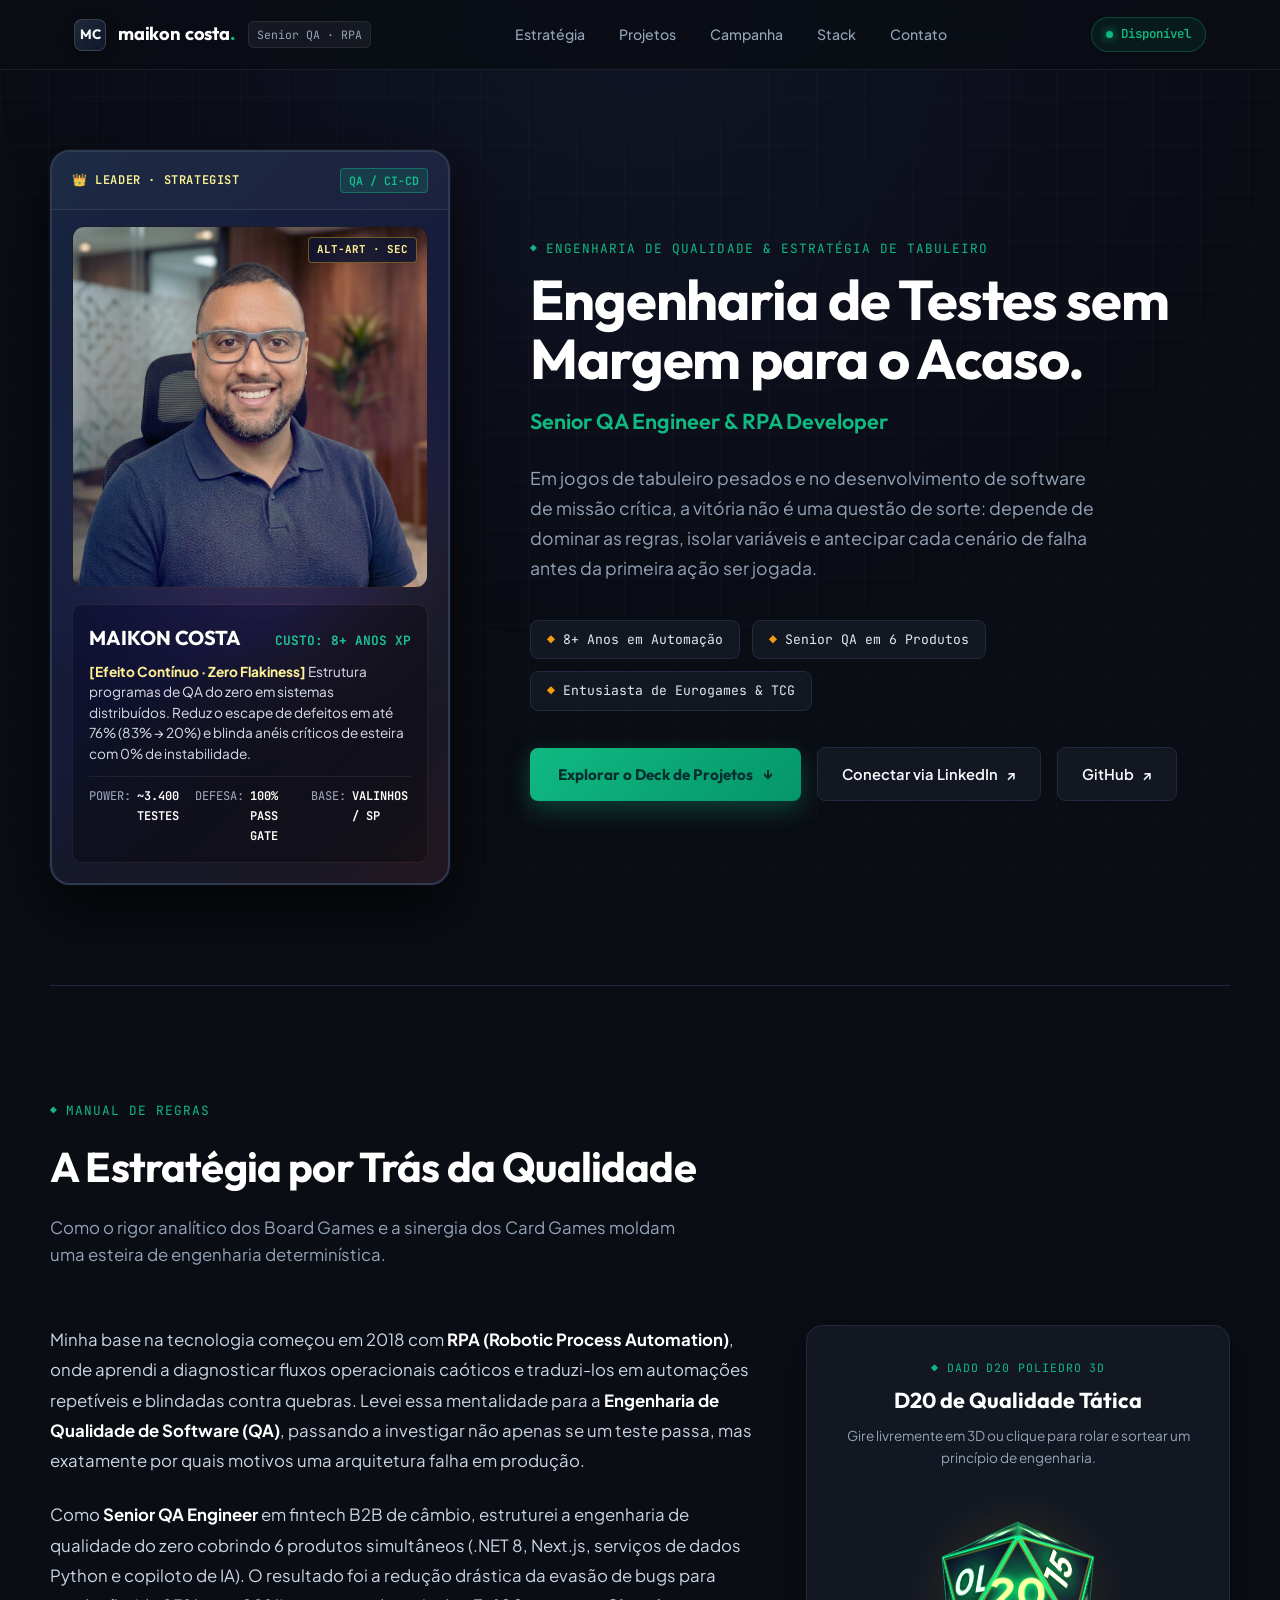
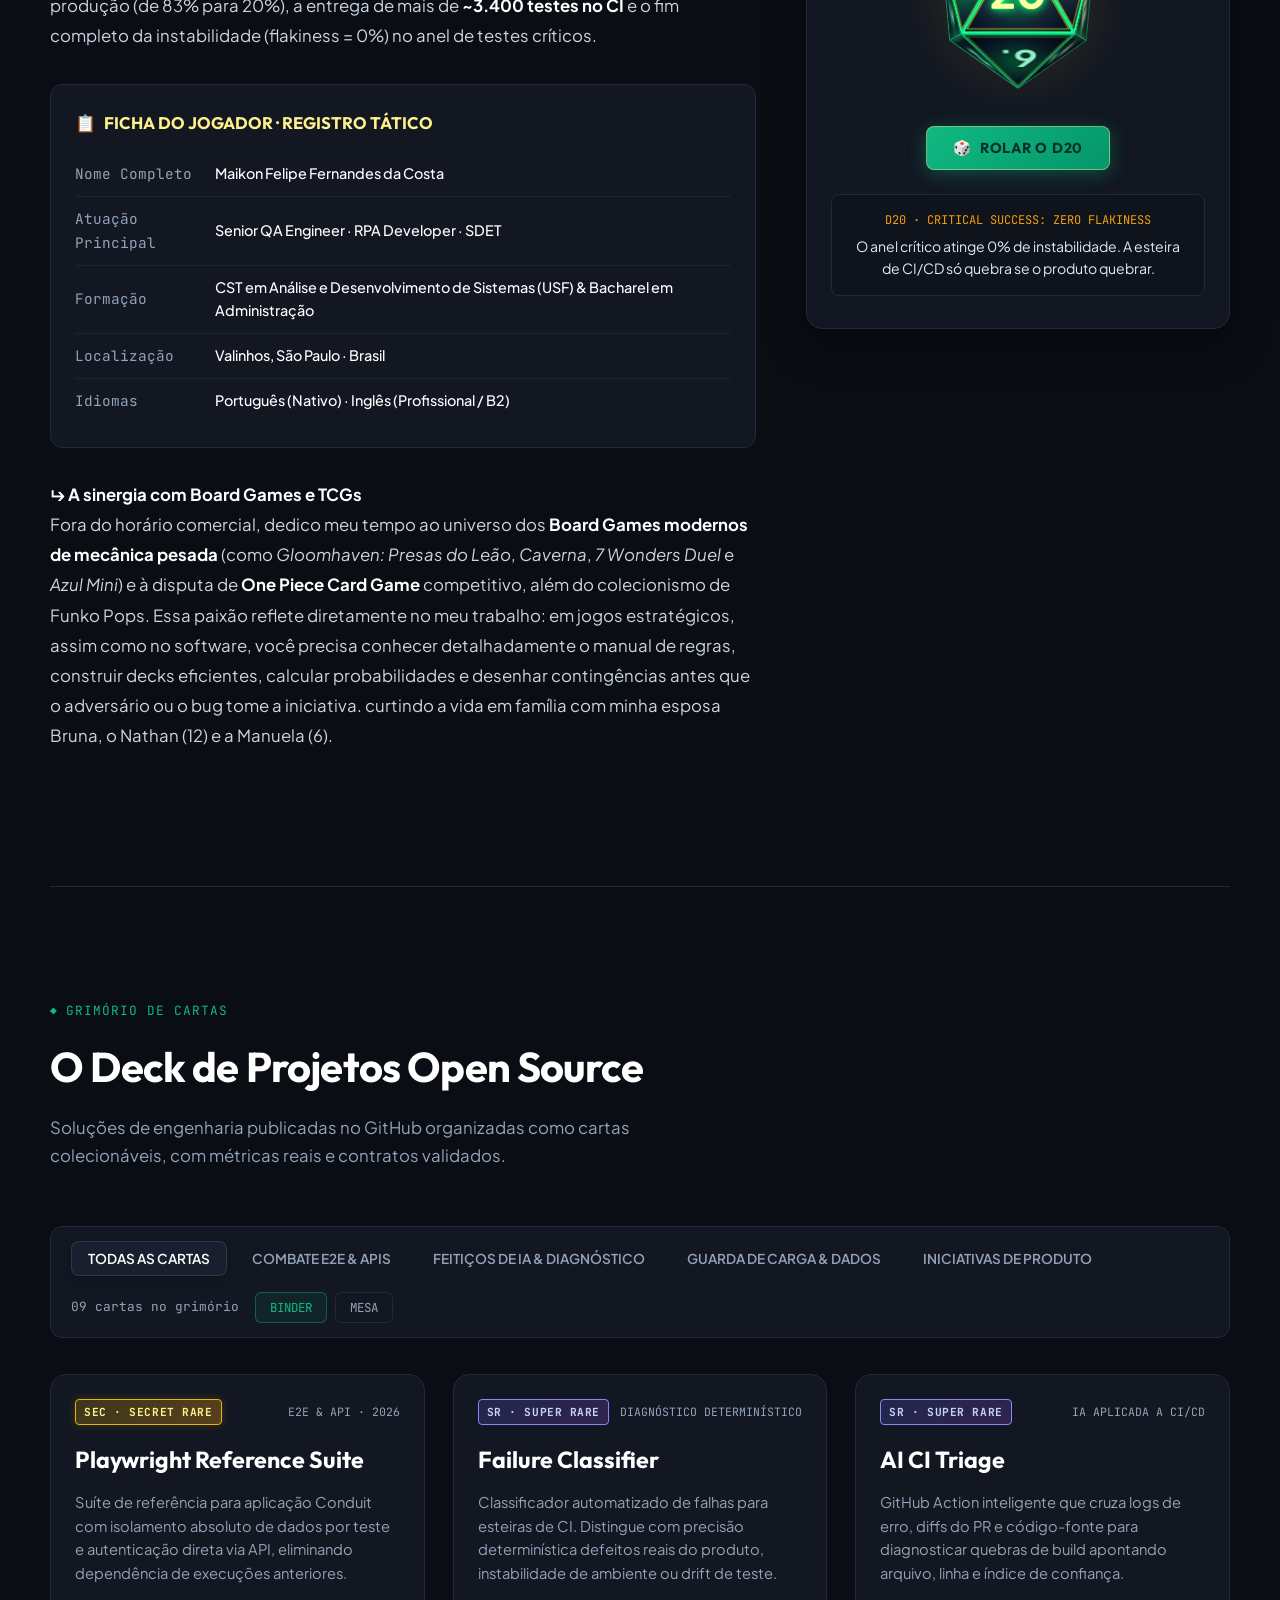
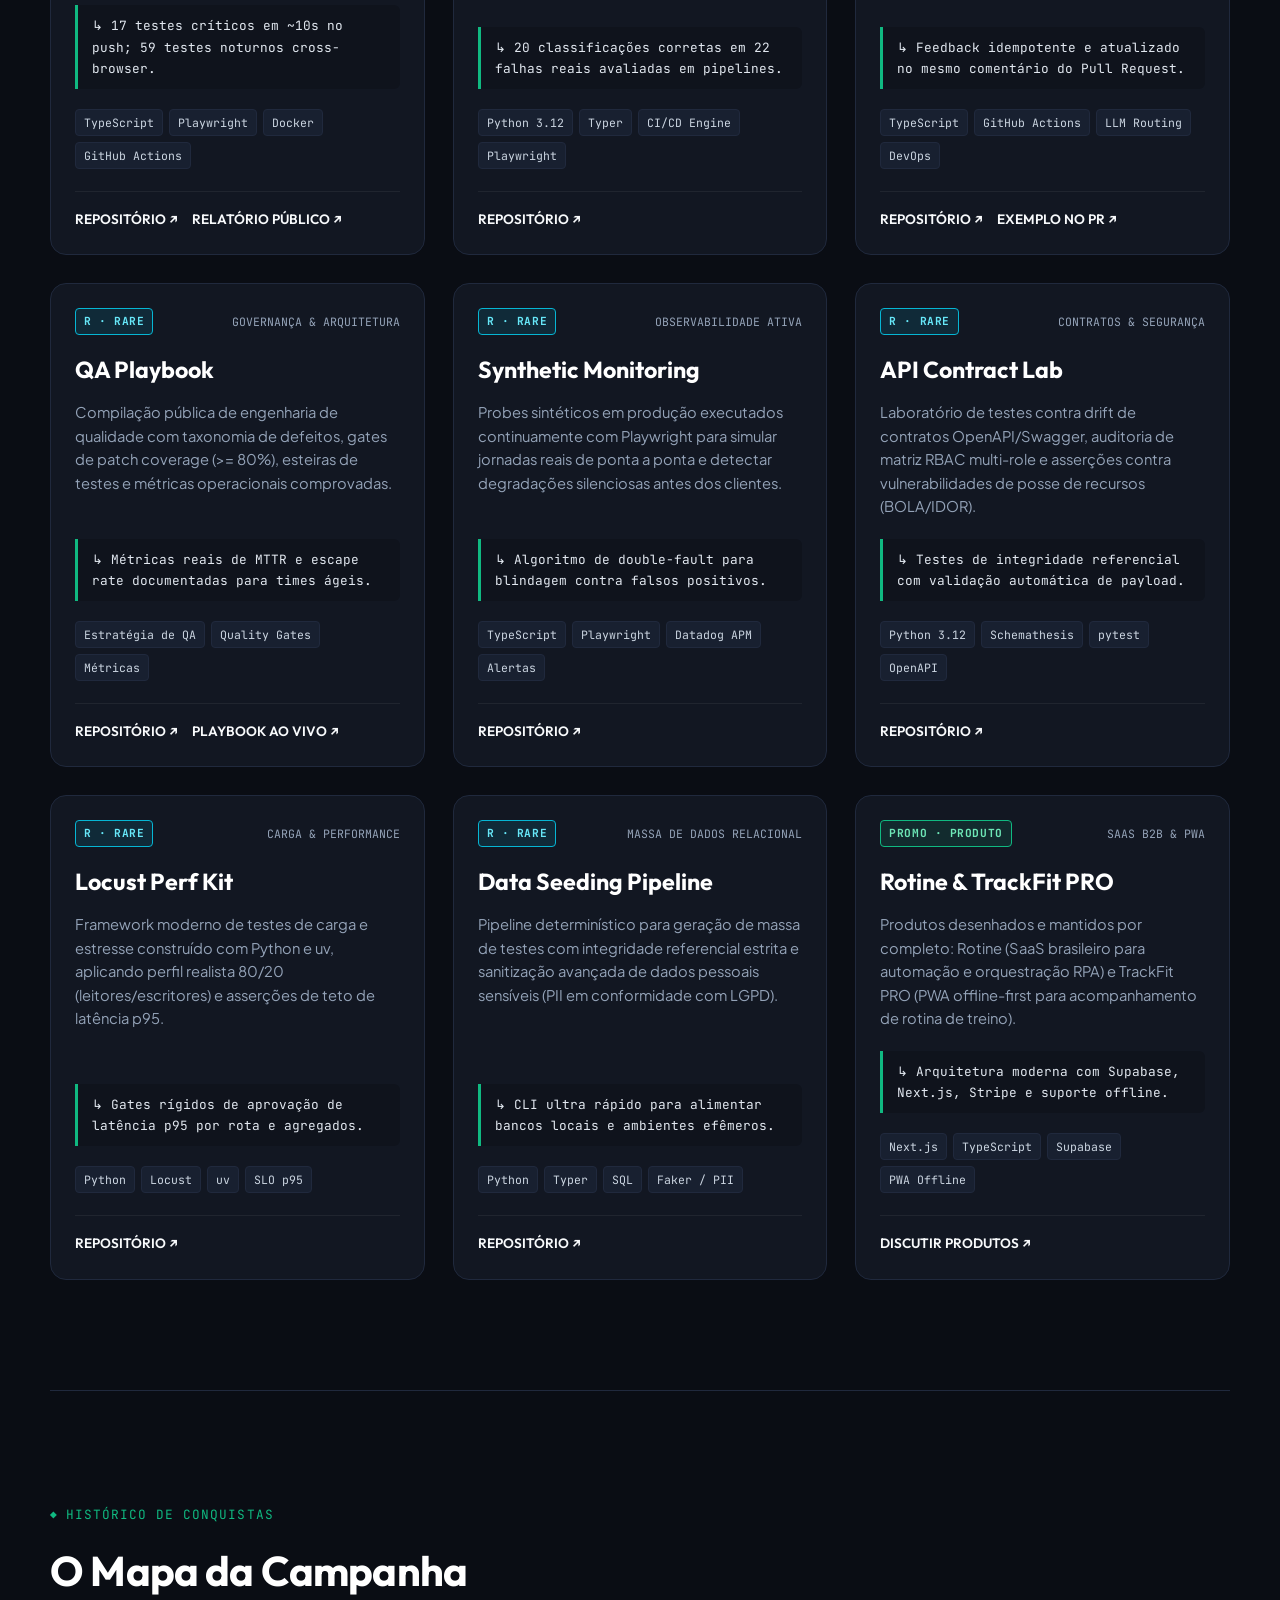
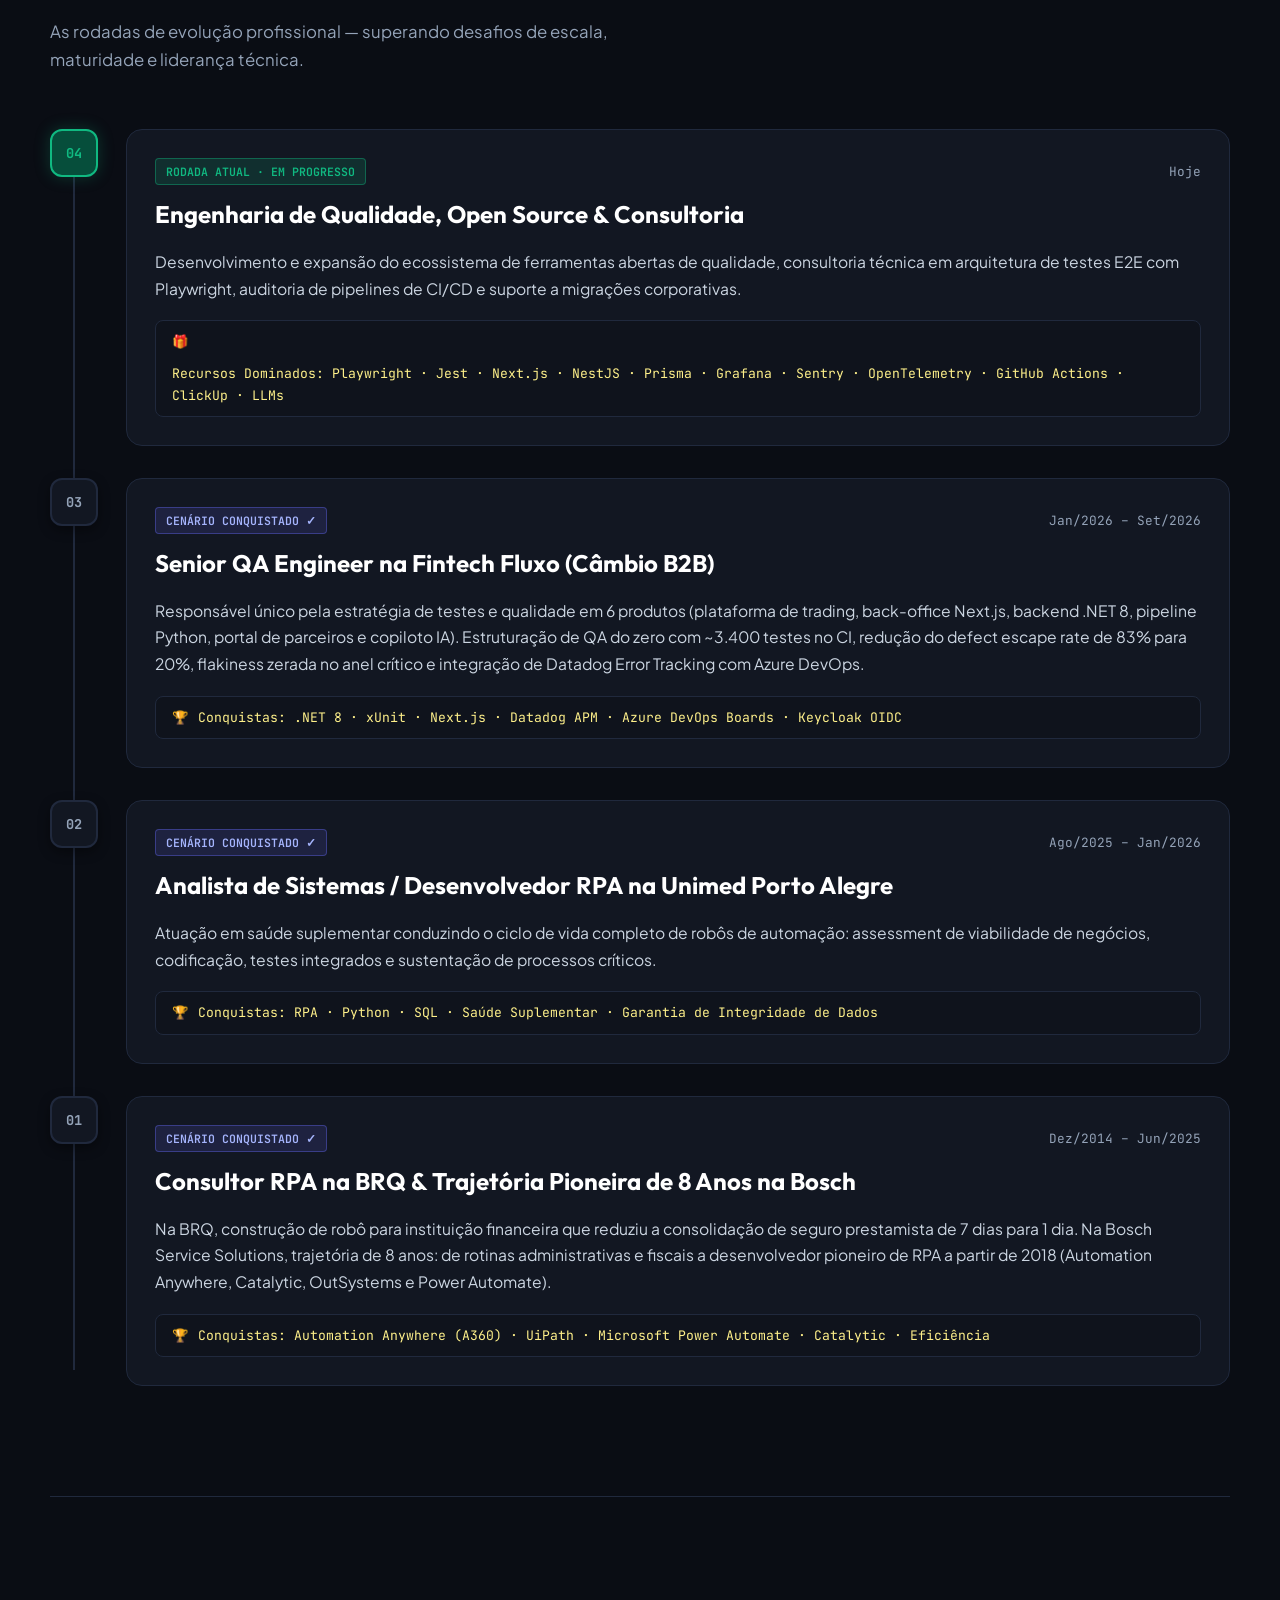
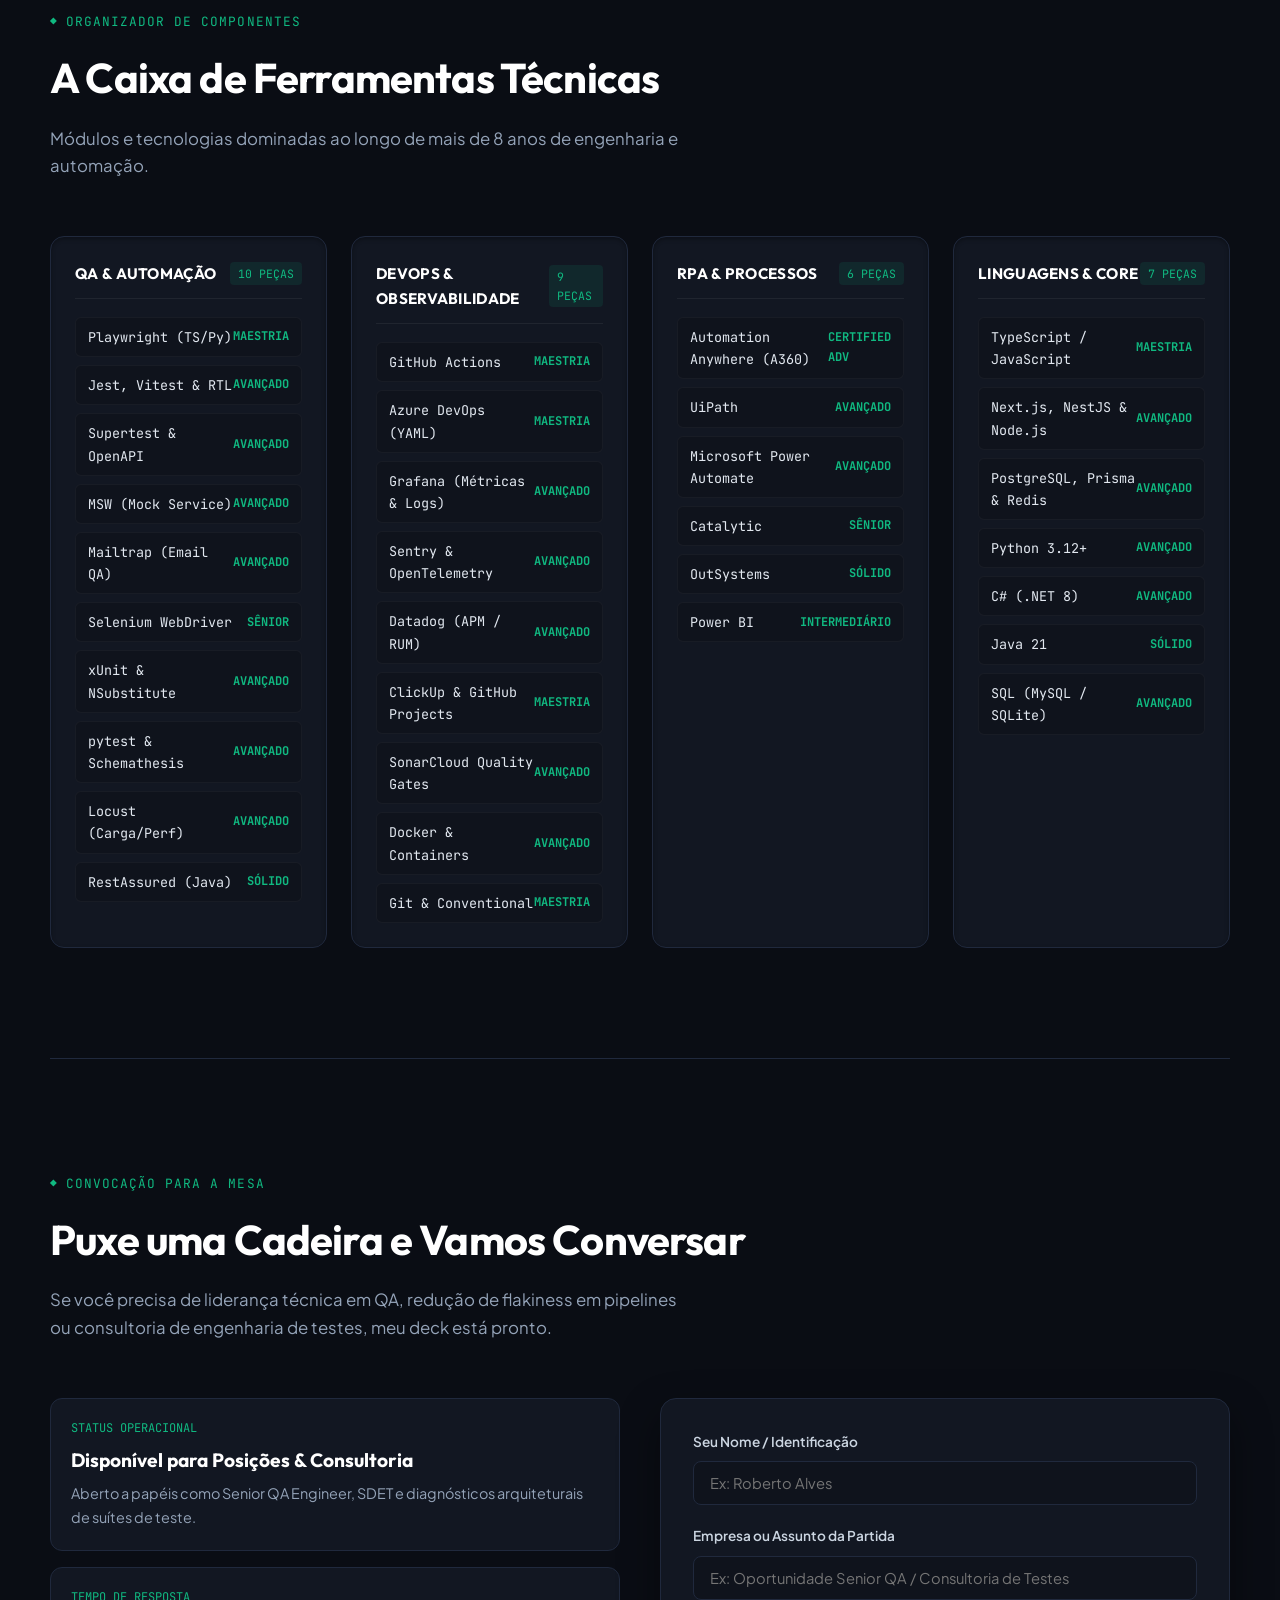
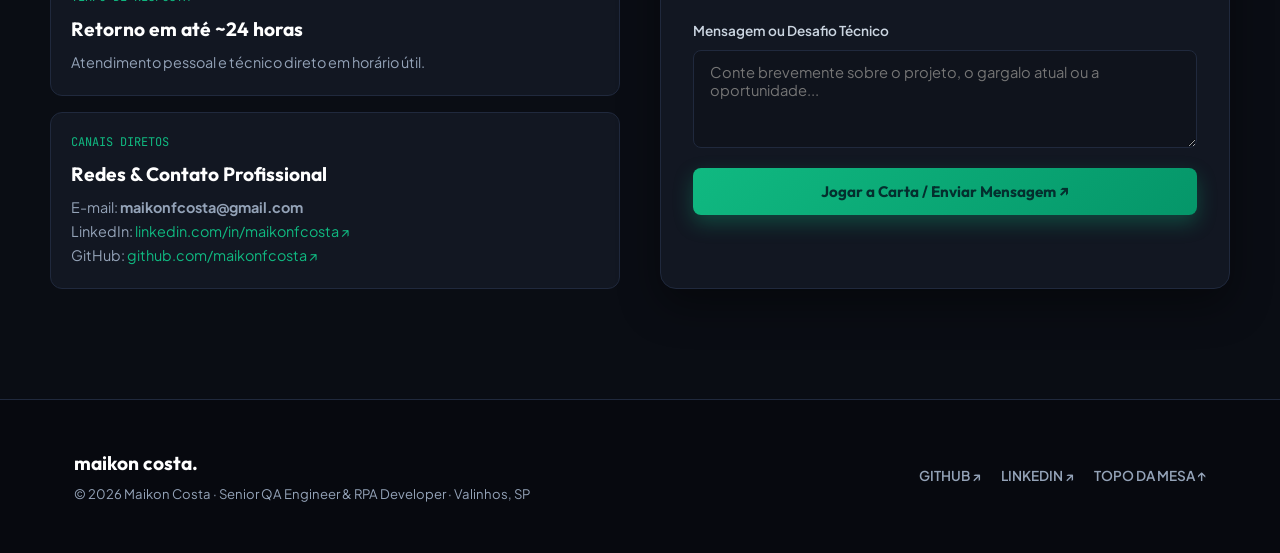
<file: index.html>
<!doctype html>
<html lang="pt-BR">
<head>
  <meta charset="utf-8">
  <meta name="viewport" content="width=device-width, initial-scale=1">
  <meta name="theme-color" content="#0a0d14">
  <title>Maikon Costa · Senior QA Engineer & RPA Developer</title>

  <meta name="description" content="Portfólio de Maikon Costa: Senior QA Engineer, RPA Developer e Estrategista de Testes. Engenharia de qualidade, automação E2E, performance e mentalidade de Board Games modernos.">
  <meta property="og:title" content="Maikon Costa · Senior QA Engineer & RPA Developer">
  <meta property="og:description" content="Engenharia de testes determinística, esteiras de CI/CD resilientes e estratégia de qualidade inspirada em Board Games e TCG.">
  <meta property="og:type" content="website">
  <meta property="og:url" content="https://maikonfcosta.github.io/portfolio/">
  <meta property="og:image" content="https://maikonfcosta.github.io/portfolio/assets/social-preview.png">
  <meta name="twitter:card" content="summary_large_image">
  <meta name="twitter:title" content="Maikon Costa · Senior QA Engineer & RPA Developer">
  <meta name="twitter:description" content="Engenharia de testes determinística, esteiras de CI/CD resilientes e estratégia de qualidade inspirada em Board Games e TCG.">
  <meta name="twitter:image" content="https://maikonfcosta.github.io/portfolio/assets/social-preview.png">
  <link rel="canonical" href="https://maikonfcosta.github.io/portfolio/">
  <link rel="icon" href="assets/favicon.svg" type="image/svg+xml">

  <!-- Google Fonts: Outfit (Display) / Plus Jakarta Sans (Body) / JetBrains Mono (Code & Stats) -->
  <link rel="preconnect" href="https://fonts.googleapis.com">
  <link rel="preconnect" href="https://fonts.gstatic.com" crossorigin>
  <link href="https://fonts.googleapis.com/css2?family=JetBrains+Mono:wght@400;500;600;700&family=Outfit:wght@500;600;700;800&family=Plus+Jakarta+Sans:wght@400;500;600;700&display=swap" rel="stylesheet">

  <link rel="stylesheet" href="assets/tcg.css?v=20261103-v3">
  <script src="assets/three.min.js" defer></script>
  <script src="assets/tcg.js?v=20261103-v3" defer></script>
</head>
<body>

  <!-- ========================================================================
       HEADER / NAVBAR DA MESA
       ======================================================================== -->
  <header class="site-header">
    <div class="container header-inner">
      <a class="brand-link" href="#mesa" aria-label="Maikon Costa - Início">
        <div class="brand-emblem">MC</div>
        <span class="brand-name">maikon costa<span class="brand-dot">.</span></span>
        <span class="brand-tag">Senior QA · RPA</span>
      </a>

      <nav class="nav-deck" aria-label="Navegação da Mesa">
        <a href="#estrategia" class="nav-item">Estratégia</a>
        <a href="#deck" class="nav-item">Projetos</a>
        <a href="#campanha" class="nav-item">Campanha</a>
        <a href="#componentes" class="nav-item">Stack</a>
        <a href="#convocacao" class="nav-item">Contato</a>
      </nav>

      <div class="status-pill">
        <span class="status-pip" aria-hidden="true"></span>
        <span class="status-text">Disponível</span>
      </div>
    </div>
  </header>

  <main id="mesa">

    <!-- ========================================================================
         HERO / A CARTA LÍDER 3D (FOIL / ALT-ART)
         ======================================================================== -->
    <section class="hero-tabletop container">
      <div class="hero-grid">

        <!-- Carta Líder com Física 3D Tilt -->
        <div class="tcg-card-perspective">
          <div class="leader-card-3d" id="leaderCard">
            <div class="foil-glare"></div>

            <div class="leader-card-header">
              <span class="leader-type-tag">👑 LEADER · STRATEGIST</span>
              <span class="leader-attribute">QA / CI-CD</span>
            </div>

            <div class="card-art-frame">
              <img class="card-art-img" src="assets/maikon-costa.webp" alt="Maikon Costa - Leader Card" width="360" height="360" fetchpriority="high">
              <span class="card-rarity-ribbon">ALT-ART · SEC</span>
            </div>

            <div class="card-rules-box">
              <div class="card-title-row">
                <div class="card-name-title">MAIKON COSTA</div>
                <span class="card-cost">CUSTO: 8+ ANOS XP</span>
              </div>

              <p class="card-effect-text">
                <strong>[Efeito Contínuo · Zero Flakiness]</strong> Estrutura programas de QA do zero em sistemas distribuídos. Reduz o escape de defeitos em até 76% (83% → 20%) e blinda anéis críticos de esteira com 0% de instabilidade.
              </p>

              <div class="card-stats-bottom">
                <div class="stat-group">
                  <span class="stat-lbl">POWER:</span>
                  <span class="stat-num">~3.400 TESTES</span>
                </div>
                <div class="stat-group">
                  <span class="stat-lbl">DEFESA:</span>
                  <span class="stat-num">100% PASS GATE</span>
                </div>
                <div class="stat-group">
                  <span class="stat-lbl">BASE:</span>
                  <span class="stat-num">VALINHOS / SP</span>
                </div>
              </div>
            </div>
          </div>
        </div>

        <!-- Conteúdo do Hero -->
        <div class="hero-content">
          <span class="section-eyebrow">Engenharia de Qualidade &amp; Estratégia de Tabuleiro</span>
          <h1>Engenharia de Testes sem Margem para o Acaso.</h1>
          <p class="hero-subtitle">Senior QA Engineer &amp; RPA Developer</p>

          <p class="hero-lead-text">
            Em jogos de tabuleiro pesados e no desenvolvimento de software de missão crítica, a vitória não é uma questão de sorte: depende de dominar as regras, isolar variáveis e antecipar cada cenário de falha antes da primeira ação ser jogada.
          </p>

          <div class="hero-badges-row">
            <div class="trait-badge"><span class="badge-icon">◆</span> 8+ Anos em Automação</div>
            <div class="trait-badge"><span class="badge-icon">◆</span> Senior QA em 6 Produtos</div>
            <div class="trait-badge"><span class="badge-icon">◆</span> Entusiasta de Eurogames &amp; TCG</div>
          </div>

          <div class="hero-cta-group">
            <a href="#deck" class="btn-primary-play">
              Explorar o Deck de Projetos <span>↓</span>
            </a>
            <a href="https://www.linkedin.com/in/maikonfcosta" target="_blank" rel="noreferrer" class="btn-secondary-deck">
              Conectar via LinkedIn <span>↗</span>
            </a>
            <a href="https://github.com/maikonfcosta" target="_blank" rel="noreferrer" class="btn-secondary-deck">
              GitHub <span>↗</span>
            </a>
          </div>
        </div>

      </div>
    </section>

    <!-- ========================================================================
         SEÇÃO 01: O MANUAL DE REGRAS (SOBRE & O D20 TÁTICO)
         ======================================================================== -->
    <section id="estrategia" class="table-section container">
      <div class="section-head-board">
        <span class="section-eyebrow">Manual de Regras</span>
        <h2 class="section-title-modern">A Estratégia por Trás da Qualidade</h2>
        <p class="section-desc-modern">
          Como o rigor analítico dos Board Games e a sinergia dos Card Games moldam uma esteira de engenharia determinística.
        </p>
      </div>

      <div class="strategy-grid">
        <div class="strategy-essay">
          <p>
            Minha base na tecnologia começou em 2018 com <strong>RPA (Robotic Process Automation)</strong>, onde aprendi a diagnosticar fluxos operacionais caóticos e traduzi-los em automações repetíveis e blindadas contra quebras. Levei essa mentalidade para a <strong>Engenharia de Qualidade de Software (QA)</strong>, passando a investigar não apenas se um teste passa, mas exatamente por quais motivos uma arquitetura falha em produção.
          </p>
          <p>
            Como <strong>Senior QA Engineer</strong> em fintech B2B de câmbio, estruturei a engenharia de qualidade do zero cobrindo 6 produtos simultâneos (.NET 8, Next.js, serviços de dados Python e copiloto de IA). O resultado foi a redução drástica da evasão de bugs para produção (de 83% para 20%), a entrega de mais de <strong>~3.400 testes no CI</strong> e o fim completo da instabilidade (flakiness = 0%) no anel de testes críticos.
          </p>

          <div class="player-profile-sheet">
            <div class="sheet-title">
              <span>📋</span> FICHA DO JOGADOR · REGISTRO TÁTICO
            </div>
            <table class="sheet-table">
              <tbody>
                <tr>
                  <td class="prop-name">Nome Completo</td>
                  <td class="prop-val">Maikon Felipe Fernandes da Costa</td>
                </tr>
                <tr>
                  <td class="prop-name">Atuação Principal</td>
                  <td class="prop-val">Senior QA Engineer · RPA Developer · SDET</td>
                </tr>
                <tr>
                  <td class="prop-name">Formação</td>
                  <td class="prop-val">CST em Análise e Desenvolvimento de Sistemas (USF) &amp; Bacharel em Administração</td>
                </tr>
                <tr>
                  <td class="prop-name">Localização</td>
                  <td class="prop-val">Valinhos, São Paulo · Brasil</td>
                </tr>
                <tr>
                  <td class="prop-name">Idiomas</td>
                  <td class="prop-val">Português (Nativo) · Inglês (Profissional / B2)</td>
                </tr>
              </tbody>
            </table>
          </div>

          <p>
            <strong>↳ A sinergia com Board Games e TCGs</strong><br>
            Fora do horário comercial, dedico meu tempo ao universo dos <strong>Board Games modernos de mecânica pesada</strong> (como <em>Gloomhaven: Presas do Leão</em>, <em>Caverna</em>, <em>7 Wonders Duel</em> e <em>Azul Mini</em>) e à disputa de <strong>One Piece Card Game</strong> competitivo, além do colecionismo de Funko Pops. Essa paixão reflete diretamente no meu trabalho: em jogos estratégicos, assim como no software, você precisa conhecer detalhadamente o manual de regras, construir decks eficientes, calcular probabilidades e desenhar contingências antes que o adversário ou o bug tome a iniciativa. curtindo a vida em família com minha esposa Bruna, o Nathan (12) e a Manuela (6).
          </p>
        </div>

        <!-- Card Interativo: O Dado D20 Tático -->
        <div class="strategy-interactive">
          <div class="dice-interactive-card">
            <div class="dice-card-header">
              <span class="dice-eyebrow">◆ DADO D20 POLIEDRO 3D</span>
              <h3>D20 de Qualidade Tática</h3>
              <p>Gire livremente em 3D ou clique para rolar e sortear um princípio de engenharia.</p>
            </div>

            <div class="d20-stage-wrapper">
              <div class="d20-canvas-container" id="d20CanvasContainer" title="Clique ou arraste para rolar o D20 3D">
                <canvas id="d20ThreeCanvas"></canvas>
              </div>

              <button type="button" id="btnRollD20" class="btn-roll-d20">
                <span class="roll-icon">🎲</span> ROLAR O D20
              </button>
            </div>

            <div class="rule-outcome-box" id="ruleOutcomeBox" role="status" aria-live="polite">
              <div class="rule-outcome-title" id="ruleOutcomeTitle">D20 · CRITICAL SUCCESS: ZERO FLAKINESS</div>
              <div class="rule-outcome-text" id="ruleOutcomeText">
                O anel crítico atinge 0% de instabilidade. A esteira de CI/CD só quebra se o produto quebrar.
              </div>
            </div>
          </div>
        </div>
      </div>
    </section>

    <!-- ========================================================================
         SEÇÃO 02: O DECK DE PROJETOS (GRIMÓRIO DE CARTAS TCG)
         ======================================================================== -->
    <section id="deck" class="table-section container">
      <div class="section-head-board">
        <span class="section-eyebrow">Grimório de Cartas</span>
        <h2 class="section-title-modern">O Deck de Projetos Open Source</h2>
        <p class="section-desc-modern">
          Soluções de engenharia publicadas no GitHub organizadas como cartas colecionáveis, com métricas reais e contratos validados.
        </p>
      </div>

      <div class="deck-toolbar">
        <div class="deck-filter-tabs" role="group" aria-label="Filtrar Cartas do Deck">
          <button type="button" class="deck-tab active" data-filter="all" aria-pressed="true">TODAS AS CARTAS</button>
          <button type="button" class="deck-tab" data-filter="e2e" aria-pressed="false">COMBATE E2E &amp; APIS</button>
          <button type="button" class="deck-tab" data-filter="ai" aria-pressed="false">FEITIÇOS DE IA &amp; DIAGNÓSTICO</button>
          <button type="button" class="deck-tab" data-filter="perf" aria-pressed="false">GUARDA DE CARGA &amp; DADOS</button>
          <button type="button" class="deck-tab" data-filter="product" aria-pressed="false">INICIATIVAS DE PRODUTO</button>
        </div>

        <div class="deck-view-options" role="group" aria-label="Modo de Visualização">
          <span class="deck-counter" id="deckCount">09 cartas no grimório</span>
          <button type="button" class="deck-view-btn active" id="btnViewBinder" title="Modo Fichário de Cartas" aria-pressed="true">BINDER</button>
          <button type="button" class="deck-view-btn" id="btnViewBoard" title="Modo Mesa Tática" aria-pressed="false">MESA</button>
        </div>
      </div>

      <div class="cards-binder-grid" id="deckBinderGrid">

        <!-- Carta 1: Playwright Reference Suite (Secret Rare) -->
        <article class="tcg-card-item" data-category="e2e">
          <div class="tcg-card-top">
            <span class="card-rarity-badge rarity-sec">SEC · SECRET RARE</span>
            <span class="card-category-lbl">E2E &amp; API · 2026</span>
          </div>
          <h3>Playwright Reference Suite</h3>
          <p class="card-ability-desc">
            Suíte de referência para aplicação Conduit com isolamento absoluto de dados por teste e autenticação direta via API, eliminando dependência de execuções anteriores.
          </p>
          <div class="card-trigger-bullet">
            ↳ 17 testes críticos em ~10s no push; 59 testes noturnos cross-browser.
          </div>
          <div class="card-cost-tags">
            <span class="cost-tag">TypeScript</span>
            <span class="cost-tag">Playwright</span>
            <span class="cost-tag">Docker</span>
            <span class="cost-tag">GitHub Actions</span>
          </div>
          <div class="card-action-bar">
            <a href="https://github.com/maikonfcosta/playwright-reference-suite" target="_blank" rel="noreferrer" class="card-link-act" aria-label="Repositório do Playwright Reference Suite no GitHub">REPOSITÓRIO ↗</a>
            <a href="https://maikonfcosta.github.io/playwright-reference-suite/" target="_blank" rel="noreferrer" class="card-link-act" aria-label="Relatório público de testes do Playwright Reference Suite">RELATÓRIO PÚBLICO ↗</a>
          </div>
        </article>

        <!-- Carta 2: Failure Classifier (Super Rare) -->
        <article class="tcg-card-item" data-category="ai">
          <div class="tcg-card-top">
            <span class="card-rarity-badge rarity-sr">SR · SUPER RARE</span>
            <span class="card-category-lbl">DIAGNÓSTICO DETERMINÍSTICO</span>
          </div>
          <h3>Failure Classifier</h3>
          <p class="card-ability-desc">
            Classificador automatizado de falhas para esteiras de CI. Distingue com precisão determinística defeitos reais do produto, instabilidade de ambiente ou drift de teste.
          </p>
          <div class="card-trigger-bullet">
            ↳ 20 classificações corretas em 22 falhas reais avaliadas em pipelines.
          </div>
          <div class="card-cost-tags">
            <span class="cost-tag">Python 3.12</span>
            <span class="cost-tag">Typer</span>
            <span class="cost-tag">CI/CD Engine</span>
            <span class="cost-tag">Playwright</span>
          </div>
          <div class="card-action-bar">
            <a href="https://github.com/maikonfcosta/failure-classifier" target="_blank" rel="noreferrer" class="card-link-act" aria-label="Repositório do Failure Classifier no GitHub">REPOSITÓRIO ↗</a>
          </div>
        </article>

        <!-- Carta 3: AI CI Triage (Super Rare) -->
        <article class="tcg-card-item" data-category="ai">
          <div class="tcg-card-top">
            <span class="card-rarity-badge rarity-sr">SR · SUPER RARE</span>
            <span class="card-category-lbl">IA APLICADA A CI/CD</span>
          </div>
          <h3>AI CI Triage</h3>
          <p class="card-ability-desc">
            GitHub Action inteligente que cruza logs de erro, diffs do PR e código-fonte para diagnosticar quebras de build apontando arquivo, linha e índice de confiança.
          </p>
          <div class="card-trigger-bullet">
            ↳ Feedback idempotente e atualizado no mesmo comentário do Pull Request.
          </div>
          <div class="card-cost-tags">
            <span class="cost-tag">TypeScript</span>
            <span class="cost-tag">GitHub Actions</span>
            <span class="cost-tag">LLM Routing</span>
            <span class="cost-tag">DevOps</span>
          </div>
          <div class="card-action-bar">
            <a href="https://github.com/maikonfcosta/ai-ci-triage" target="_blank" rel="noreferrer" class="card-link-act" aria-label="Repositório do AI CI Triage no GitHub">REPOSITÓRIO ↗</a>
            <a href="https://github.com/maikonfcosta/playwright-reference-suite/pull/1#issuecomment-5896070196" target="_blank" rel="noreferrer" class="card-link-act" aria-label="Exemplo de comentário gerado pelo AI CI Triage no Pull Request">EXEMPLO NO PR ↗</a>
          </div>
        </article>

        <!-- Carta 4: QA Playbook (Rare) -->
        <article class="tcg-card-item" data-category="e2e">
          <div class="tcg-card-top">
            <span class="card-rarity-badge rarity-r">R · RARE</span>
            <span class="card-category-lbl">GOVERNANÇA &amp; ARQUITETURA</span>
          </div>
          <h3>QA Playbook</h3>
          <p class="card-ability-desc">
            Compilação pública de engenharia de qualidade com taxonomia de defeitos, gates de patch coverage (>= 80%), esteiras de testes e métricas operacionais comprovadas.
          </p>
          <div class="card-trigger-bullet">
            ↳ Métricas reais de MTTR e escape rate documentadas para times ágeis.
          </div>
          <div class="card-cost-tags">
            <span class="cost-tag">Estratégia de QA</span>
            <span class="cost-tag">Quality Gates</span>
            <span class="cost-tag">Métricas</span>
          </div>
          <div class="card-action-bar">
            <a href="https://github.com/maikonfcosta/qa-playbook" target="_blank" rel="noreferrer" class="card-link-act" aria-label="Repositório do QA Playbook no GitHub">REPOSITÓRIO ↗</a>
            <a href="https://maikonfcosta.github.io/qa-playbook/" target="_blank" rel="noreferrer" class="card-link-act" aria-label="Site ao vivo do QA Playbook">PLAYBOOK AO VIVO ↗</a>
          </div>
        </article>

        <!-- Carta 5: Synthetic Monitoring (Rare) -->
        <article class="tcg-card-item" data-category="e2e">
          <div class="tcg-card-top">
            <span class="card-rarity-badge rarity-r">R · RARE</span>
            <span class="card-category-lbl">OBSERVABILIDADE ATIVA</span>
          </div>
          <h3>Synthetic Monitoring</h3>
          <p class="card-ability-desc">
            Probes sintéticos em produção executados continuamente com Playwright para simular jornadas reais de ponta a ponta e detectar degradações silenciosas antes dos clientes.
          </p>
          <div class="card-trigger-bullet">
            ↳ Algoritmo de double-fault para blindagem contra falsos positivos.
          </div>
          <div class="card-cost-tags">
            <span class="cost-tag">TypeScript</span>
            <span class="cost-tag">Playwright</span>
            <span class="cost-tag">Datadog APM</span>
            <span class="cost-tag">Alertas</span>
          </div>
          <div class="card-action-bar">
            <a href="https://github.com/maikonfcosta/synthetic-monitoring" target="_blank" rel="noreferrer" class="card-link-act" aria-label="Repositório do Synthetic Monitoring no GitHub">REPOSITÓRIO ↗</a>
          </div>
        </article>

        <!-- Carta 6: API Contract Lab (Rare) -->
        <article class="tcg-card-item" data-category="e2e">
          <div class="tcg-card-top">
            <span class="card-rarity-badge rarity-r">R · RARE</span>
            <span class="card-category-lbl">CONTRATOS &amp; SEGURANÇA</span>
          </div>
          <h3>API Contract Lab</h3>
          <p class="card-ability-desc">
            Laboratório de testes contra drift de contratos OpenAPI/Swagger, auditoria de matriz RBAC multi-role e asserções contra vulnerabilidades de posse de recursos (BOLA/IDOR).
          </p>
          <div class="card-trigger-bullet">
            ↳ Testes de integridade referencial com validação automática de payload.
          </div>
          <div class="card-cost-tags">
            <span class="cost-tag">Python 3.12</span>
            <span class="cost-tag">Schemathesis</span>
            <span class="cost-tag">pytest</span>
            <span class="cost-tag">OpenAPI</span>
          </div>
          <div class="card-action-bar">
            <a href="https://github.com/maikonfcosta/api-contract-lab" target="_blank" rel="noreferrer" class="card-link-act" aria-label="Repositório do API Contract Lab no GitHub">REPOSITÓRIO ↗</a>
          </div>
        </article>

        <!-- Carta 7: Locust Perf Kit (Rare) -->
        <article class="tcg-card-item" data-category="perf">
          <div class="tcg-card-top">
            <span class="card-rarity-badge rarity-r">R · RARE</span>
            <span class="card-category-lbl">CARGA &amp; PERFORMANCE</span>
          </div>
          <h3>Locust Perf Kit</h3>
          <p class="card-ability-desc">
            Framework moderno de testes de carga e estresse construído com Python e uv, aplicando perfil realista 80/20 (leitores/escritores) e asserções de teto de latência p95.
          </p>
          <div class="card-trigger-bullet">
            ↳ Gates rígidos de aprovação de latência p95 por rota e agregados.
          </div>
          <div class="card-cost-tags">
            <span class="cost-tag">Python</span>
            <span class="cost-tag">Locust</span>
            <span class="cost-tag">uv</span>
            <span class="cost-tag">SLO p95</span>
          </div>
          <div class="card-action-bar">
            <a href="https://github.com/maikonfcosta/locust-perf-kit" target="_blank" rel="noreferrer" class="card-link-act" aria-label="Repositório do Locust Perf Kit no GitHub">REPOSITÓRIO ↗</a>
          </div>
        </article>

        <!-- Carta 8: Data Seeding Pipeline (Rare) -->
        <article class="tcg-card-item" data-category="perf">
          <div class="tcg-card-top">
            <span class="card-rarity-badge rarity-r">R · RARE</span>
            <span class="card-category-lbl">MASSA DE DADOS RELACIONAL</span>
          </div>
          <h3>Data Seeding Pipeline</h3>
          <p class="card-ability-desc">
            Pipeline determinístico para geração de massa de testes com integridade referencial estrita e sanitização avançada de dados pessoais sensíveis (PII em conformidade com LGPD).
          </p>
          <div class="card-trigger-bullet">
            ↳ CLI ultra rápido para alimentar bancos locais e ambientes efêmeros.
          </div>
          <div class="card-cost-tags">
            <span class="cost-tag">Python</span>
            <span class="cost-tag">Typer</span>
            <span class="cost-tag">SQL</span>
            <span class="cost-tag">Faker / PII</span>
          </div>
          <div class="card-action-bar">
            <a href="https://github.com/maikonfcosta/data-seeding-pipeline" target="_blank" rel="noreferrer" class="card-link-act" aria-label="Repositório do Data Seeding Pipeline no GitHub">REPOSITÓRIO ↗</a>
          </div>
        </article>

        <!-- Carta 9: Rotine & TrackFit PRO (Promo Card) -->
        <article class="tcg-card-item" data-category="product">
          <div class="tcg-card-top">
            <span class="card-rarity-badge rarity-promo">PROMO · PRODUTO</span>
            <span class="card-category-lbl">SAAS B2B &amp; PWA</span>
          </div>
          <h3>Rotine &amp; TrackFit PRO</h3>
          <p class="card-ability-desc">
            Produtos desenhados e mantidos por completo: Rotine (SaaS brasileiro para automação e orquestração RPA) e TrackFit PRO (PWA offline-first para acompanhamento de rotina de treino).
          </p>
          <div class="card-trigger-bullet">
            ↳ Arquitetura moderna com Supabase, Next.js, Stripe e suporte offline.
          </div>
          <div class="card-cost-tags">
            <span class="cost-tag">Next.js</span>
            <span class="cost-tag">TypeScript</span>
            <span class="cost-tag">Supabase</span>
            <span class="cost-tag">PWA Offline</span>
          </div>
          <div class="card-action-bar">
            <a href="mailto:maikonfcosta@gmail.com?subject=Interesse%20no%20Rotine%20e%20TrackFit" class="card-link-act" aria-label="Discutir os produtos Rotine e TrackFit PRO por e-mail">DISCUTIR PRODUTOS ↗</a>
          </div>
        </article>

      </div>
    </section>

    <!-- ========================================================================
         SEÇÃO 03: MAPA DA CAMPANHA (CAMPAIGN LOG / CARREIRA)
         ======================================================================== -->
    <section id="campanha" class="table-section container">
      <div class="section-head-board">
        <span class="section-eyebrow">Histórico de Conquistas</span>
        <h2 class="section-title-modern">O Mapa da Campanha</h2>
        <p class="section-desc-modern">
          As rodadas de evolução profissional — superando desafios de escala, maturidade e liderança técnica.
        </p>
      </div>

      <div class="campaign-track">

        <!-- Cenário 4: Atual -->
        <div class="campaign-node active">
          <div class="node-pin">04</div>
          <div class="scenario-card">
            <div class="scenario-meta">
              <span class="scenario-badge current">RODADA ATUAL · EM PROGRESSO</span>
              <span class="scenario-era">Hoje</span>
            </div>
            <h3 class="scenario-title">Engenharia de Qualidade, Open Source &amp; Consultoria</h3>
            <p class="scenario-report">
              Desenvolvimento e expansão do ecossistema de ferramentas abertas de qualidade, consultoria técnica em arquitetura de testes E2E com Playwright, auditoria de pipelines de CI/CD e suporte a migrações corporativas.
            </p>
            <div class="rewards-chest">
              <span class="chest-icon">🎁</span>
              <span>Recursos Dominados: Playwright · Jest · Next.js · NestJS · Prisma · Grafana · Sentry · OpenTelemetry · GitHub Actions · ClickUp · LLMs</span>
            </div>
          </div>
        </div>

        <!-- Cenário 3: Fluxo -->
        <div class="campaign-node">
          <div class="node-pin">03</div>
          <div class="scenario-card">
            <div class="scenario-meta">
              <span class="scenario-badge conquered">CENÁRIO CONQUISTADO ✓</span>
              <span class="scenario-era">Jan/2026 – Set/2026</span>
            </div>
            <h3 class="scenario-title">Senior QA Engineer na Fintech Fluxo (Câmbio B2B)</h3>
            <p class="scenario-report">
              Responsável único pela estratégia de testes e qualidade em 6 produtos (plataforma de trading, back-office Next.js, backend .NET 8, pipeline Python, portal de parceiros e copiloto IA). Estruturação de QA do zero com ~3.400 testes no CI, redução do defect escape rate de 83% para 20%, flakiness zerada no anel crítico e integração de Datadog Error Tracking com Azure DevOps.
            </p>
            <div class="rewards-chest">
              <span class="chest-icon">🏆</span>
              <span>Conquistas: .NET 8 · xUnit · Next.js · Datadog APM · Azure DevOps Boards · Keycloak OIDC</span>
            </div>
          </div>
        </div>

        <!-- Cenário 2: Unimed -->
        <div class="campaign-node">
          <div class="node-pin">02</div>
          <div class="scenario-card">
            <div class="scenario-meta">
              <span class="scenario-badge conquered">CENÁRIO CONQUISTADO ✓</span>
              <span class="scenario-era">Ago/2025 – Jan/2026</span>
            </div>
            <h3 class="scenario-title">Analista de Sistemas / Desenvolvedor RPA na Unimed Porto Alegre</h3>
            <p class="scenario-report">
              Atuação em saúde suplementar conduzindo o ciclo de vida completo de robôs de automação: assessment de viabilidade de negócios, codificação, testes integrados e sustentação de processos críticos.
            </p>
            <div class="rewards-chest">
              <span class="chest-icon">🏆</span>
              <span>Conquistas: RPA · Python · SQL · Saúde Suplementar · Garantia de Integridade de Dados</span>
            </div>
          </div>
        </div>

        <!-- Cenário 1: BRQ e Bosch -->
        <div class="campaign-node">
          <div class="node-pin">01</div>
          <div class="scenario-card">
            <div class="scenario-meta">
              <span class="scenario-badge conquered">CENÁRIO CONQUISTADO ✓</span>
              <span class="scenario-era">Dez/2014 – Jun/2025</span>
            </div>
            <h3 class="scenario-title">Consultor RPA na BRQ &amp; Trajetória Pioneira de 8 Anos na Bosch</h3>
            <p class="scenario-report">
              Na BRQ, construção de robô para instituição financeira que reduziu a consolidação de seguro prestamista de 7 dias para 1 dia. Na Bosch Service Solutions, trajetória de 8 anos: de rotinas administrativas e fiscais a desenvolvedor pioneiro de RPA a partir de 2018 (Automation Anywhere, Catalytic, OutSystems e Power Automate).
            </p>
            <div class="rewards-chest">
              <span class="chest-icon">🏆</span>
              <span>Conquistas: Automation Anywhere (A360) · UiPath · Microsoft Power Automate · Catalytic · Eficiência</span>
            </div>
          </div>
        </div>

      </div>
    </section>

    <!-- ========================================================================
         SEÇÃO 04: ORGANIZADOR DE COMPONENTES (INSERT DE LUXO / STACK)
         ======================================================================== -->
    <section id="componentes" class="table-section container">
      <div class="section-head-board">
        <span class="section-eyebrow">Organizador de Componentes</span>
        <h2 class="section-title-modern">A Caixa de Ferramentas Técnicas</h2>
        <p class="section-desc-modern">
          Módulos e tecnologias dominadas ao longo de mais de 8 anos de engenharia e automação.
        </p>
      </div>

      <div class="insert-organizer-grid">

        <div class="insert-tray-box">
          <div class="tray-header">
            <h3>QA &amp; AUTOMAÇÃO</h3>
            <span class="tray-count-tag">10 PEÇAS</span>
          </div>
          <div class="component-tokens-list">
            <div class="token-row"><span>Playwright (TS/Py)</span><span class="token-power">MAESTRIA</span></div>
            <div class="token-row"><span>Jest, Vitest &amp; RTL</span><span class="token-power">AVANÇADO</span></div>
            <div class="token-row"><span>Supertest &amp; OpenAPI</span><span class="token-power">AVANÇADO</span></div>
            <div class="token-row"><span>MSW (Mock Service)</span><span class="token-power">AVANÇADO</span></div>
            <div class="token-row"><span>Mailtrap (Email QA)</span><span class="token-power">AVANÇADO</span></div>
            <div class="token-row"><span>Selenium WebDriver</span><span class="token-power">SÊNIOR</span></div>
            <div class="token-row"><span>xUnit &amp; NSubstitute</span><span class="token-power">AVANÇADO</span></div>
            <div class="token-row"><span>pytest &amp; Schemathesis</span><span class="token-power">AVANÇADO</span></div>
            <div class="token-row"><span>Locust (Carga/Perf)</span><span class="token-power">AVANÇADO</span></div>
            <div class="token-row"><span>RestAssured (Java)</span><span class="token-power">SÓLIDO</span></div>
          </div>
        </div>

        <div class="insert-tray-box">
          <div class="tray-header">
            <h3>DEVOPS &amp; OBSERVABILIDADE</h3>
            <span class="tray-count-tag">9 PEÇAS</span>
          </div>
          <div class="component-tokens-list">
            <div class="token-row"><span>GitHub Actions</span><span class="token-power">MAESTRIA</span></div>
            <div class="token-row"><span>Azure DevOps (YAML)</span><span class="token-power">MAESTRIA</span></div>
            <div class="token-row"><span>Grafana (Métricas &amp; Logs)</span><span class="token-power">AVANÇADO</span></div>
            <div class="token-row"><span>Sentry &amp; OpenTelemetry</span><span class="token-power">AVANÇADO</span></div>
            <div class="token-row"><span>Datadog (APM / RUM)</span><span class="token-power">AVANÇADO</span></div>
            <div class="token-row"><span>ClickUp &amp; GitHub Projects</span><span class="token-power">MAESTRIA</span></div>
            <div class="token-row"><span>SonarCloud Quality Gates</span><span class="token-power">AVANÇADO</span></div>
            <div class="token-row"><span>Docker &amp; Containers</span><span class="token-power">AVANÇADO</span></div>
            <div class="token-row"><span>Git &amp; Conventional</span><span class="token-power">MAESTRIA</span></div>
          </div>
        </div>

        <div class="insert-tray-box">
          <div class="tray-header">
            <h3>RPA &amp; PROCESSOS</h3>
            <span class="tray-count-tag">6 PEÇAS</span>
          </div>
          <div class="component-tokens-list">
            <div class="token-row"><span>Automation Anywhere (A360)</span><span class="token-power">CERTIFIED ADV</span></div>
            <div class="token-row"><span>UiPath</span><span class="token-power">AVANÇADO</span></div>
            <div class="token-row"><span>Microsoft Power Automate</span><span class="token-power">AVANÇADO</span></div>
            <div class="token-row"><span>Catalytic</span><span class="token-power">SÊNIOR</span></div>
            <div class="token-row"><span>OutSystems</span><span class="token-power">SÓLIDO</span></div>
            <div class="token-row"><span>Power BI</span><span class="token-power">INTERMEDIÁRIO</span></div>
          </div>
        </div>

        <div class="insert-tray-box">
          <div class="tray-header">
            <h3>LINGUAGENS &amp; CORE</h3>
            <span class="tray-count-tag">7 PEÇAS</span>
          </div>
          <div class="component-tokens-list">
            <div class="token-row"><span>TypeScript / JavaScript</span><span class="token-power">MAESTRIA</span></div>
            <div class="token-row"><span>Next.js, NestJS &amp; Node.js</span><span class="token-power">AVANÇADO</span></div>
            <div class="token-row"><span>PostgreSQL, Prisma &amp; Redis</span><span class="token-power">AVANÇADO</span></div>
            <div class="token-row"><span>Python 3.12+</span><span class="token-power">AVANÇADO</span></div>
            <div class="token-row"><span>C# (.NET 8)</span><span class="token-power">AVANÇADO</span></div>
            <div class="token-row"><span>Java 21</span><span class="token-power">SÓLIDO</span></div>
            <div class="token-row"><span>SQL (MySQL / SQLite)</span><span class="token-power">AVANÇADO</span></div>
          </div>
        </div>

      </div>
    </section>

    <!-- ========================================================================
         SEÇÃO 05: CONVOCAÇÃO PARA A MESA (CONTATO)
         ======================================================================== -->
    <section id="convocacao" class="table-section container">
      <div class="section-head-board">
        <span class="section-eyebrow">Convocação para a Mesa</span>
        <h2 class="section-title-modern">Puxe uma Cadeira e Vamos Conversar</h2>
        <p class="section-desc-modern">
          Se você precisa de liderança técnica em QA, redução de flakiness em pipelines ou consultoria de engenharia de testes, meu deck está pronto.
        </p>
      </div>

      <div class="table-contact-grid">

        <div class="contact-perks-list">
          <div class="perk-card">
            <span class="perk-label">Status Operacional</span>
            <h3>Disponível para Posições &amp; Consultoria</h3>
            <p>Aberto a papéis como Senior QA Engineer, SDET e diagnósticos arquiteturais de suítes de teste.</p>
          </div>

          <div class="perk-card">
            <span class="perk-label">Tempo de Resposta</span>
            <h3>Retorno em até ~24 horas</h3>
            <p>Atendimento pessoal e técnico direto em horário útil.</p>
          </div>

          <div class="perk-card">
            <span class="perk-label">Canais Diretos</span>
            <h3>Redes &amp; Contato Profissional</h3>
            <p>
              E-mail: <strong>maikonfcosta@gmail.com</strong><br>
              LinkedIn: <a href="https://www.linkedin.com/in/maikonfcosta" target="_blank" rel="noreferrer" style="color: var(--tcg-green);">linkedin.com/in/maikonfcosta ↗</a><br>
              GitHub: <a href="https://github.com/maikonfcosta" target="_blank" rel="noreferrer" style="color: var(--tcg-green);">github.com/maikonfcosta ↗</a>
            </p>
          </div>
        </div>

        <div class="contact-card-form">
          <form id="tableContactForm">
            <div class="modern-form-field">
              <label for="playerSenderName">Seu Nome / Identificação</label>
              <input type="text" id="playerSenderName" class="modern-input" placeholder="Ex: Roberto Alves" required>
            </div>

            <div class="modern-form-field">
              <label for="playerSenderContext">Empresa ou Assunto da Partida</label>
              <input type="text" id="playerSenderContext" class="modern-input" placeholder="Ex: Oportunidade Senior QA / Consultoria de Testes" required>
            </div>

            <div class="modern-form-field">
              <label for="playerSenderMsg">Mensagem ou Desafio Técnico</label>
              <textarea id="playerSenderMsg" class="modern-textarea" rows="4" placeholder="Conte brevemente sobre o projeto, o gargalo atual ou a oportunidade..." required></textarea>
            </div>

            <button type="submit" class="btn-summon-play">
              Jogar a Carta / Enviar Mensagem ↗
            </button>
          </form>
        </div>

      </div>
    </section>

  </main>

  <!-- ========================================================================
       FOOTER DA MESA
       ======================================================================== -->
  <footer class="site-footer-modern">
    <div class="container footer-board-inner">
      <div>
        <div class="footer-brand-title">maikon costa.</div>
        <p class="footer-brand-desc">© 2026 Maikon Costa · Senior QA Engineer &amp; RPA Developer · Valinhos, SP</p>
      </div>

      <div class="footer-links-group">
        <a href="https://github.com/maikonfcosta" target="_blank" rel="noreferrer">GITHUB ↗</a>
        <a href="https://www.linkedin.com/in/maikonfcosta" target="_blank" rel="noreferrer">LINKEDIN ↗</a>
        <a href="#mesa">TOPO DA MESA ↑</a>
      </div>
    </div>
  </footer>

</body>
</html>
</file>
<file: assets/tcg.css>
/* ==========================================================================
   PORTFÓLIO MAIKON COSTA · MODERN TCG & STRATEGIC BOARD GAME DESIGN
   Tipografia: Outfit (Headings) / Plus Jakarta Sans (Texto) / JetBrains Mono (Dados)
   Vibe: Playmat de Neoprene, Cartas TCG Holográficas (Foil/Alt-Art), Inserts de Madeira
   ========================================================================== */

:root {
  --bg-tabletop: #0a0d14;
  --bg-card: #121722;
  --bg-card-elevated: #182030;
  --bg-card-subtle: #0f131c;

  --border-card: #20293d;
  --border-gold: #eab308;
  --border-foil: rgba(255, 255, 255, 0.18);
  
  --text-main: #f8fafc;
  --text-muted: #94a3b8;
  --text-dim: #94a3b8;

  /* Cores de Mana / Atributos TCG */
  --tcg-green: #10b981;
  --tcg-green-glow: rgba(16, 185, 129, 0.25);
  --tcg-cyan: #06b6d4;
  --tcg-indigo: #6366f1;
  --tcg-amber: #f59e0b;
  --tcg-rose: #f43f5e;
  --tcg-gold: linear-gradient(135deg, #fef08a 0%, #eab308 50%, #ca8a04 100%);

  /* Fontes Modernas */
  --font-display: 'Outfit', -apple-system, sans-serif;
  --font-body: 'Plus Jakarta Sans', -apple-system, sans-serif;
  --font-mono: 'JetBrains Mono', monospace;

  --max-w: 1180px;
  --header-h: 70px;
}

*, *::before, *::after {
  box-sizing: border-box;
  margin: 0;
  padding: 0;
}

html {
  scroll-behavior: smooth;
  color-scheme: dark;
}

body {
  background-color: var(--bg-tabletop);
  color: var(--text-main);
  font-family: var(--font-body);
  font-size: 15px;
  line-height: 1.65;
  -webkit-font-smoothing: antialiased;
  position: relative;
  overflow-x: hidden;
}

/* Textura suave de playmat de neoprene com malha sutil */
body::before {
  content: "";
  position: fixed;
  inset: 0;
  background-image: 
    radial-gradient(circle at 50% 0%, rgba(99, 102, 241, 0.08) 0%, transparent 60%),
    linear-gradient(to right, rgba(255, 255, 255, 0.015) 1px, transparent 1px),
    linear-gradient(to bottom, rgba(255, 255, 255, 0.015) 1px, transparent 1px);
  background-size: 100% 100%, 48px 48px, 48px 48px;
  pointer-events: none;
  z-index: 0;
}

a {
  color: inherit;
  text-decoration: none;
}

img {
  max-width: 100%;
  display: block;
}

button {
  cursor: pointer;
  border: none;
  background: none;
  font-family: inherit;
  color: inherit;
}

.container {
  width: 100%;
  max-width: var(--max-w);
  margin-left: auto;
  margin-right: auto;
  padding-left: 24px;
  padding-right: 24px;
  position: relative;
  z-index: 1;
}

/* ==========================================================================
   HEADER MODERNO (REFINADO & SEM QUEBRA DE LINHA)
   ========================================================================== */
.site-header {
  position: fixed;
  top: 0;
  left: 0;
  right: 0;
  height: var(--header-h);
  background: rgba(10, 13, 20, 0.88);
  backdrop-filter: blur(20px);
  -webkit-backdrop-filter: blur(20px);
  border-bottom: 1px solid rgba(255, 255, 255, 0.08);
  z-index: 100;
  display: flex;
  align-items: center;
}

.header-inner {
  display: flex;
  align-items: center;
  justify-content: space-between;
  gap: 20px;
}

.brand-link {
  display: inline-flex;
  align-items: center;
  gap: 12px;
  flex-shrink: 0;
  text-decoration: none;
}

.brand-emblem {
  width: 32px;
  height: 32px;
  border-radius: 8px;
  background: linear-gradient(135deg, #1e293b, #0f172a);
  border: 1px solid rgba(255, 255, 255, 0.15);
  display: flex;
  align-items: center;
  justify-content: center;
  font-family: var(--font-display);
  font-weight: 700;
  font-size: 0.85rem;
  color: #f8fafc;
  box-shadow: 0 4px 12px rgba(0, 0, 0, 0.3);
}

.brand-name {
  font-family: var(--font-display);
  font-weight: 700;
  font-size: 1.15rem;
  letter-spacing: -0.01em;
  color: #fff;
  white-space: nowrap;
}

.brand-dot {
  color: var(--tcg-green);
}

.brand-tag {
  font-family: var(--font-mono);
  font-size: 0.72rem;
  color: #94a3b8;
  background: rgba(255, 255, 255, 0.05);
  border: 1px solid rgba(255, 255, 255, 0.08);
  padding: 3px 8px;
  border-radius: 6px;
  white-space: nowrap;
}

.nav-deck {
  display: flex;
  align-items: center;
  gap: 6px;
  flex-wrap: nowrap;
}

.nav-deck .nav-item {
  font-family: var(--font-body);
  font-weight: 500;
  font-size: 0.88rem;
  color: #94a3b8;
  padding: 6px 14px;
  border-radius: 6px;
  white-space: nowrap;
  transition: all 0.2s ease;
  text-decoration: none;
}

.nav-deck .nav-item:hover {
  color: #fff;
  background: rgba(255, 255, 255, 0.06);
}

.status-pill {
  display: inline-flex;
  align-items: center;
  gap: 8px;
  padding: 6px 14px;
  background: rgba(16, 185, 129, 0.08);
  border: 1px solid rgba(16, 185, 129, 0.3);
  border-radius: 20px;
  font-family: var(--font-mono);
  font-size: 0.78rem;
  color: var(--tcg-green);
  font-weight: 600;
  flex-shrink: 0;
  white-space: nowrap;
}

.status-pip {
  width: 7px;
  height: 7px;
  border-radius: 50%;
  background: var(--tcg-green);
  box-shadow: 0 0 10px var(--tcg-green);
}

.status-text {
  white-space: nowrap;
}

/* ==========================================================================
   HERO / A LEADER CARD 3D (FOIL & ALT-ART)
   ========================================================================== */
.hero-tabletop {
  min-height: calc(100vh - var(--header-h));
  margin-top: var(--header-h);
  padding: 80px 0 100px;
  display: flex;
  align-items: center;
}

.hero-grid {
  display: grid;
  grid-template-columns: 420px 1fr;
  gap: 60px;
  align-items: center;
}

/* Moldura e Física 3D da Carta Líder */
.tcg-card-perspective {
  perspective: 1200px;
  cursor: pointer;
}

.leader-card-3d {
  width: 100%;
  max-width: 400px;
  border-radius: 20px;
  background: linear-gradient(145deg, #182030, #0f1420);
  border: 2px solid #2e3a52;
  box-shadow: 
    0 24px 60px rgba(0, 0, 0, 0.7),
    0 0 0 1px rgba(255, 255, 255, 0.05);
  position: relative;
  overflow: hidden;
  transition: transform 0.15s ease-out, box-shadow 0.25s ease;
  transform-style: preserve-3d;
}

/* Acabamento Foil Furta-cor / Holográfico */
.leader-card-3d .foil-glare {
  position: absolute;
  inset: 0;
  background: radial-gradient(circle at var(--glare-x, 50%) var(--glare-y, 50%), rgba(255, 255, 255, 0.25) 0%, transparent 60%),
              linear-gradient(135deg, rgba(6, 182, 212, 0.12) 0%, rgba(168, 85, 247, 0.12) 50%, rgba(245, 158, 11, 0.12) 100%);
  mix-blend-mode: color-dodge;
  opacity: 0.65;
  pointer-events: none;
  z-index: 10;
  transition: opacity 0.3s;
}

.leader-card-header {
  padding: 16px 20px;
  display: flex;
  justify-content: space-between;
  align-items: center;
  border-bottom: 1px solid rgba(255, 255, 255, 0.08);
  background: rgba(255, 255, 255, 0.02);
}

.leader-type-tag {
  display: flex;
  align-items: center;
  gap: 6px;
  font-family: var(--font-mono);
  font-size: 0.75rem;
  font-weight: 600;
  color: #fef08a;
  text-transform: uppercase;
  letter-spacing: 0.05em;
}

.leader-attribute {
  font-family: var(--font-mono);
  font-size: 0.72rem;
  background: rgba(16, 185, 129, 0.15);
  border: 1px solid rgba(16, 185, 129, 0.4);
  color: var(--tcg-green);
  padding: 2px 8px;
  border-radius: 4px;
  font-weight: 600;
}

/* Ilustração / Alt-Art */
.card-art-frame {
  margin: 16px 20px;
  border-radius: 12px;
  overflow: hidden;
  border: 1px solid rgba(255, 255, 255, 0.1);
  position: relative;
  background: #000;
  box-shadow: inset 0 0 20px rgba(0, 0, 0, 0.8);
}

.card-art-img {
  width: 100%;
  aspect-ratio: 1 / 1;
  object-fit: cover;
  transition: transform 0.4s ease;
}

.leader-card-3d:hover .card-art-img {
  transform: scale(1.03);
}

.card-rarity-ribbon {
  position: absolute;
  top: 10px;
  right: 10px;
  background: rgba(15, 20, 32, 0.85);
  backdrop-filter: blur(8px);
  border: 1px solid rgba(234, 179, 8, 0.4);
  color: #fef08a;
  font-family: var(--font-mono);
  font-weight: 700;
  font-size: 0.68rem;
  padding: 3px 8px;
  border-radius: 4px;
}

/* Caixa de Regras / Atributos da Carta */
.card-rules-box {
  margin: 0 20px 20px;
  background: rgba(10, 14, 22, 0.7);
  border: 1px solid rgba(255, 255, 255, 0.06);
  border-radius: 10px;
  padding: 16px;
}

.card-title-row {
  display: flex;
  justify-content: space-between;
  align-items: baseline;
  margin-bottom: 8px;
}

.card-title-row .card-name-title,
.card-title-row h3 {
  font-family: var(--font-display);
  font-size: 1.25rem;
  font-weight: 700;
  color: #fff;
}

.card-cost {
  font-family: var(--font-mono);
  font-size: 0.8rem;
  color: var(--tcg-green);
  font-weight: 600;
}

.card-effect-text {
  font-size: 0.85rem;
  color: #cbd5e1;
  line-height: 1.5;
  margin-bottom: 12px;
}

.card-effect-text strong {
  color: #fef08a;
}

.card-stats-bottom {
  display: flex;
  justify-content: space-between;
  border-top: 1px solid rgba(255, 255, 255, 0.06);
  padding-top: 10px;
  font-family: var(--font-mono);
  font-size: 0.75rem;
}

.card-stats-bottom .stat-group {
  display: flex;
  gap: 6px;
}

.card-stats-bottom .stat-lbl {
  color: var(--text-dim);
}

.card-stats-bottom .stat-num {
  color: #fff;
  font-weight: 600;
}

/* Lado Direito do Hero: Pitch & Apresentação Estratégica */
.hero-content h1 {
  font-family: var(--font-display);
  font-size: 3.5rem;
  font-weight: 700;
  line-height: 1.05;
  letter-spacing: -0.02em;
  color: #fff;
  margin-bottom: 16px;
}

.hero-subtitle {
  font-family: var(--font-display);
  font-size: 1.35rem;
  font-weight: 600;
  color: var(--tcg-green);
  margin-bottom: 24px;
}

.hero-lead-text {
  font-size: 1.1rem;
  color: #94a3b8;
  line-height: 1.7;
  margin-bottom: 36px;
  max-width: 580px;
}

.hero-badges-row {
  display: flex;
  flex-wrap: wrap;
  gap: 12px;
  margin-bottom: 36px;
}

.trait-badge {
  display: inline-flex;
  align-items: center;
  gap: 8px;
  padding: 8px 16px;
  background: var(--bg-card);
  border: 1px solid var(--border-card);
  border-radius: 8px;
  font-family: var(--font-mono);
  font-size: 0.82rem;
  color: #e2e8f0;
}

.trait-badge .badge-icon {
  color: var(--tcg-amber);
}

.hero-cta-group {
  display: flex;
  align-items: center;
  gap: 16px;
  flex-wrap: wrap;
}

.btn-primary-play {
  display: inline-flex;
  align-items: center;
  gap: 10px;
  padding: 14px 28px;
  background: linear-gradient(135deg, #10b981 0%, #059669 100%);
  color: #042f2e;
  font-family: var(--font-display);
  font-size: 0.95rem;
  font-weight: 700;
  border-radius: 8px;
  box-shadow: 0 8px 24px rgba(16, 185, 129, 0.3);
  transition: all 0.25s ease;
}

.btn-primary-play:hover {
  transform: translateY(-2px);
  box-shadow: 0 12px 32px rgba(16, 185, 129, 0.45);
  background: linear-gradient(135deg, #34d399 0%, #10b981 100%);
}

.btn-secondary-deck {
  display: inline-flex;
  align-items: center;
  gap: 8px;
  padding: 14px 24px;
  background: var(--bg-card);
  color: var(--text-main);
  border: 1px solid var(--border-card);
  font-family: var(--font-body);
  font-weight: 600;
  font-size: 0.92rem;
  border-radius: 8px;
  transition: all 0.2s;
}

.btn-secondary-deck:hover {
  border-color: rgba(255, 255, 255, 0.2);
  background: var(--bg-card-elevated);
}

/* ==========================================================================
   SEÇÕES GERAIS (ESTILO MESA DE JOGO)
   ========================================================================== */
.table-section {
  padding: 110px 0;
  border-top: 1px solid var(--border-card);
  position: relative;
}

.section-head-board {
  margin-bottom: 56px;
}

.section-eyebrow {
  display: inline-flex;
  align-items: center;
  gap: 8px;
  font-family: var(--font-mono);
  font-size: 0.8rem;
  color: var(--tcg-green);
  text-transform: uppercase;
  letter-spacing: 0.08em;
  margin-bottom: 12px;
}

.section-eyebrow::before {
  content: "◆";
  font-size: 0.7rem;
}

.section-title-modern {
  font-family: var(--font-display);
  font-size: 2.6rem;
  font-weight: 700;
  letter-spacing: -0.02em;
  color: #fff;
  margin-bottom: 12px;
}

.section-desc-modern {
  font-size: 1.05rem;
  color: var(--text-muted);
  max-width: 640px;
}

/* ==========================================================================
   SEÇÃO 01: O MANUAL DE REGRAS (ABOUT & O D20 TÁTICO)
   ========================================================================== */
.strategy-grid {
  display: grid;
  grid-template-columns: 1.25fr 0.75fr;
  gap: 50px;
  align-items: start;
}

.strategy-essay p {
  color: #cbd5e1;
  font-size: 1.05rem;
  line-height: 1.8;
  margin-bottom: 24px;
}

.strategy-essay p strong {
  color: #fff;
}

.player-profile-sheet {
  background: var(--bg-card);
  border: 1px solid var(--border-card);
  border-radius: 12px;
  padding: 24px;
  margin: 32px 0;
}

.sheet-title {
  font-family: var(--font-display);
  font-size: 1.05rem;
  font-weight: 700;
  color: #fef08a;
  margin-bottom: 16px;
  display: flex;
  align-items: center;
  gap: 8px;
}

.sheet-table {
  width: 100%;
  border-collapse: collapse;
}

.sheet-table tr {
  border-bottom: 1px solid rgba(255, 255, 255, 0.05);
}

.sheet-table tr:last-child {
  border-bottom: none;
}

.sheet-table td {
  padding: 10px 0;
  font-size: 0.9rem;
}

.sheet-table .prop-name {
  font-family: var(--font-mono);
  color: var(--text-muted);
  width: 140px;
}

.sheet-table .prop-val {
  color: #fff;
  font-weight: 500;
}

/* Card Interativo: O Dado D20 Tático Poliedro 3D */
.dice-interactive-card {
  background: var(--bg-card);
  border: 1px solid var(--border-card);
  border-radius: 16px;
  padding: 32px 24px;
  text-align: center;
  box-shadow: 0 16px 40px rgba(0, 0, 0, 0.4);
  position: relative;
  overflow: hidden;
}

.dice-eyebrow {
  font-family: var(--font-mono);
  font-size: 0.72rem;
  color: var(--tcg-green);
  letter-spacing: 0.08em;
  display: block;
  margin-bottom: 6px;
}

.dice-card-header {
  margin-bottom: 20px;
}

.dice-card-header h3,
.dice-card-header h4 {
  font-family: var(--font-display);
  font-size: 1.35rem;
  font-weight: 700;
  color: #fff;
  margin-bottom: 6px;
}

.dice-card-header p {
  font-size: 0.85rem;
  color: var(--text-muted);
}

.d20-stage-wrapper {
  display: flex;
  flex-direction: column;
  align-items: center;
  margin-bottom: 24px;
}

.d20-canvas-container {
  width: 220px;
  height: 220px;
  margin: 0 auto 16px;
  position: relative;
  cursor: grab;
  border-radius: 50%;
  background: radial-gradient(circle, rgba(16, 185, 129, 0.18) 0%, rgba(234, 179, 8, 0.06) 45%, rgba(10, 14, 22, 0) 70%);
  display: flex;
  align-items: center;
  justify-content: center;
  transition: box-shadow 0.4s ease;
}

.d20-canvas-container.roll-settled {
  animation: diceSettleGlow 0.8s ease-out;
}

@keyframes diceSettleGlow {
  0% { filter: drop-shadow(0 0 0 rgba(16, 185, 129, 0)); }
  50% { filter: drop-shadow(0 0 24px rgba(16, 185, 129, 0.6)) drop-shadow(0 0 10px rgba(254, 240, 138, 0.4)); }
  100% { filter: drop-shadow(0 0 0 rgba(16, 185, 129, 0)); }
}

.d20-canvas-container:active {
  cursor: grabbing;
}

#d20ThreeCanvas {
  width: 100% !important;
  height: 100% !important;
  display: block;
}

.btn-roll-d20 {
  display: inline-flex;
  align-items: center;
  gap: 8px;
  padding: 12px 26px;
  background: linear-gradient(135deg, #10b981 0%, #059669 100%);
  border: 1px solid rgba(254, 240, 138, 0.4);
  border-radius: 8px;
  color: #042f2e;
  font-family: var(--font-display);
  font-weight: 700;
  font-size: 0.9rem;
  letter-spacing: 0.05em;
  box-shadow: 0 4px 18px rgba(16, 185, 129, 0.35);
  transition: all 0.2s ease;
}

.btn-roll-d20:hover {
  transform: translateY(-2px);
  background: linear-gradient(135deg, #34d399 0%, #10b981 100%);
  box-shadow: 0 6px 24px rgba(16, 185, 129, 0.5);
  border-color: #fef08a;
}

.btn-roll-d20:active {
  transform: translateY(0);
}

.rule-outcome-box {
  background: var(--bg-card-subtle);
  border: 1px solid var(--border-card);
  border-radius: 8px;
  padding: 16px;
  min-height: 90px;
  display: flex;
  flex-direction: column;
  justify-content: center;
}

.rule-outcome-title {
  font-family: var(--font-mono);
  font-size: 0.75rem;
  color: var(--tcg-amber);
  margin-bottom: 6px;
  text-transform: uppercase;
}

.rule-outcome-text {
  font-size: 0.88rem;
  color: #e2e8f0;
  line-height: 1.5;
}

/* ==========================================================================
   SEÇÃO 02: O DECK DE PROJETOS (GRIMÓRIO DE CARTAS TCG)
   ========================================================================== */
.deck-toolbar {
  display: flex;
  justify-content: space-between;
  align-items: center;
  flex-wrap: wrap;
  gap: 16px;
  margin-bottom: 36px;
  padding: 14px 20px;
  background: var(--bg-card);
  border: 1px solid var(--border-card);
  border-radius: 12px;
  min-width: 0;
  max-width: 100%;
}

.deck-filter-tabs {
  display: flex;
  gap: 8px;
  flex-wrap: wrap;
  min-width: 0;
  max-width: 100%;
}

.deck-tab {
  padding: 8px 16px;
  background: transparent;
  border: 1px solid transparent;
  border-radius: 8px;
  font-family: var(--font-body);
  font-size: 0.85rem;
  font-weight: 600;
  color: var(--text-muted);
  transition: all 0.2s;
}

.deck-tab:hover {
  color: #fff;
  background: rgba(255, 255, 255, 0.04);
}

.deck-tab.active {
  color: #fff;
  background: var(--bg-card-elevated);
  border-color: rgba(255, 255, 255, 0.1);
  box-shadow: 0 4px 12px rgba(0, 0, 0, 0.2);
}

.deck-view-options {
  display: flex;
  align-items: center;
  gap: 8px;
}

.deck-counter {
  font-family: var(--font-mono);
  font-size: 0.8rem;
  color: var(--text-dim);
  margin-right: 8px;
}

.deck-view-btn {
  font-family: var(--font-mono);
  font-size: 0.78rem;
  padding: 6px 14px;
  border: 1px solid var(--border-card);
  border-radius: 6px;
  color: var(--text-muted);
  transition: all 0.2s;
}

.deck-view-btn.active {
  color: var(--tcg-green);
  border-color: rgba(16, 185, 129, 0.4);
  background: rgba(16, 185, 129, 0.08);
}

/* Grade de Cartas Colecionáveis TCG */
.cards-binder-grid {
  display: grid;
  grid-template-columns: repeat(auto-fill, minmax(min(100%, 320px), 1fr));
  gap: 28px;
}

.cards-binder-grid.board-mode {
  grid-template-columns: 1fr;
}

.tcg-card-item {
  background: var(--bg-card);
  border: 1px solid var(--border-card);
  border-radius: 16px;
  padding: 24px;
  display: flex;
  flex-direction: column;
  position: relative;
  overflow: hidden;
  transition: transform 0.25s ease, border-color 0.25s ease, box-shadow 0.25s ease;
}

.tcg-card-item:hover {
  transform: translateY(-4px);
  border-color: rgba(255, 255, 255, 0.18);
  box-shadow: 0 20px 40px rgba(0, 0, 0, 0.5);
}

/* Selos de Raridade TCG */
.card-rarity-badge {
  font-family: var(--font-mono);
  font-size: 0.7rem;
  font-weight: 700;
  padding: 3px 8px;
  border-radius: 4px;
  letter-spacing: 0.05em;
}

.rarity-sec {
  background: linear-gradient(135deg, rgba(234, 179, 8, 0.2), rgba(245, 158, 11, 0.3));
  border: 1px solid #eab308;
  color: #fef08a;
  box-shadow: 0 0 10px rgba(234, 179, 8, 0.2);
}

.rarity-sr {
  background: linear-gradient(135deg, rgba(99, 102, 241, 0.2), rgba(168, 85, 247, 0.2));
  border: 1px solid #818cf8;
  color: #c7d2fe;
}

.rarity-r {
  background: rgba(6, 182, 212, 0.12);
  border: 1px solid #06b6d4;
  color: #67e8f9;
}

.rarity-promo {
  background: rgba(16, 185, 129, 0.12);
  border: 1px solid #10b981;
  color: #6ee7b7;
}

.tcg-card-top {
  display: flex;
  justify-content: space-between;
  align-items: center;
  margin-bottom: 16px;
}

.card-category-lbl {
  font-family: var(--font-mono);
  font-size: 0.72rem;
  color: var(--text-dim);
}

.tcg-card-item h3 {
  font-family: var(--font-display);
  font-size: 1.45rem;
  font-weight: 700;
  color: #fff;
  margin-bottom: 12px;
}

.card-ability-desc {
  font-size: 0.92rem;
  color: #94a3b8;
  line-height: 1.6;
  margin-bottom: 20px;
  flex-grow: 1;
}

.card-trigger-bullet {
  background: var(--bg-card-subtle);
  border-left: 3px solid var(--tcg-green);
  border-radius: 0 6px 6px 0;
  padding: 10px 14px;
  margin-bottom: 20px;
  font-family: var(--font-mono);
  font-size: 0.8rem;
  color: #e2e8f0;
}

.card-cost-tags {
  display: flex;
  flex-wrap: wrap;
  gap: 6px;
  margin-bottom: 22px;
}

.cost-tag {
  font-family: var(--font-mono);
  font-size: 0.72rem;
  background: var(--bg-card-elevated);
  border: 1px solid var(--border-card);
  padding: 3px 8px;
  border-radius: 4px;
  color: #cbd5e1;
}

.card-action-bar {
  display: flex;
  gap: 14px;
  border-top: 1px solid rgba(255, 255, 255, 0.06);
  padding-top: 16px;
}

.card-link-act {
  font-family: var(--font-display);
  font-size: 0.85rem;
  font-weight: 600;
  color: var(--text-main);
  display: inline-flex;
  align-items: center;
  gap: 4px;
  transition: color 0.2s;
}

.card-link-act:hover {
  color: var(--tcg-green);
}

/* ==========================================================================
   SEÇÃO 03: MAPA DA CAMPANHA (CAMPAIGN LOG / CARREIRA)
   ========================================================================== */
.campaign-track {
  display: flex;
  flex-direction: column;
  gap: 32px;
  position: relative;
}

.campaign-track::before {
  content: "";
  position: absolute;
  top: 16px;
  bottom: 16px;
  left: 23px;
  width: 2px;
  background: var(--border-card);
}

.campaign-node {
  display: flex;
  gap: 28px;
  position: relative;
}

.node-pin {
  width: 48px;
  height: 48px;
  border-radius: 12px;
  background: var(--bg-card);
  border: 2px solid var(--border-card);
  display: flex;
  align-items: center;
  justify-content: center;
  font-family: var(--font-mono);
  font-size: 0.85rem;
  font-weight: 700;
  color: var(--text-dim);
  z-index: 2;
  flex-shrink: 0;
  box-shadow: 0 4px 12px rgba(0, 0, 0, 0.4);
}

.campaign-node.active .node-pin {
  border-color: var(--tcg-green);
  color: var(--tcg-green);
  background: #064e3b;
  box-shadow: 0 0 16px var(--tcg-green-glow);
}

.scenario-card {
  background: var(--bg-card);
  border: 1px solid var(--border-card);
  border-radius: 16px;
  padding: 28px;
  flex-grow: 1;
}

.scenario-meta {
  display: flex;
  justify-content: space-between;
  align-items: center;
  margin-bottom: 10px;
  flex-wrap: wrap;
  gap: 8px;
}

.scenario-badge {
  font-family: var(--font-mono);
  font-size: 0.72rem;
  padding: 3px 10px;
  border-radius: 4px;
  font-weight: 600;
}

.scenario-badge.current {
  background: rgba(16, 185, 129, 0.15);
  color: var(--tcg-green);
  border: 1px solid rgba(16, 185, 129, 0.4);
}

.scenario-badge.conquered {
  background: rgba(99, 102, 241, 0.15);
  color: #a5b4fc;
  border: 1px solid rgba(99, 102, 241, 0.4);
}

.scenario-era {
  font-family: var(--font-mono);
  font-size: 0.8rem;
  color: var(--text-dim);
}

.scenario-title {
  font-family: var(--font-display);
  font-size: 1.5rem;
  font-weight: 700;
  color: #fff;
  margin-bottom: 14px;
}

.scenario-report {
  font-size: 0.98rem;
  color: #cbd5e1;
  line-height: 1.7;
  margin-bottom: 18px;
}

.rewards-chest {
  display: flex;
  align-items: center;
  gap: 10px;
  background: var(--bg-card-subtle);
  border: 1px solid var(--border-card);
  border-radius: 8px;
  padding: 10px 16px;
  font-family: var(--font-mono);
  font-size: 0.82rem;
  color: #fef08a;
  flex-wrap: wrap;
}

.rewards-chest .chest-icon {
  color: var(--tcg-amber);
}

/* ==========================================================================
   SEÇÃO 04: ORGANIZADOR DE COMPONENTES (INSERT DE LUXO / STACK)
   ========================================================================== */
.insert-organizer-grid {
  display: grid;
  grid-template-columns: repeat(auto-fit, minmax(260px, 1fr));
  gap: 24px;
}

.insert-tray-box {
  background: var(--bg-card);
  border: 1px solid var(--border-card);
  border-radius: 14px;
  padding: 24px;
  box-shadow: inset 0 2px 4px rgba(0, 0, 0, 0.3);
}

.tray-header {
  display: flex;
  justify-content: space-between;
  align-items: center;
  margin-bottom: 18px;
  padding-bottom: 12px;
  border-bottom: 1px solid rgba(255, 255, 255, 0.06);
}

.tray-header h3,
.tray-header h4 {
  font-family: var(--font-display);
  font-size: 0.95rem;
  font-weight: 700;
  color: #fff;
  letter-spacing: 0.02em;
}

.tray-count-tag {
  font-family: var(--font-mono);
  font-size: 0.72rem;
  color: var(--tcg-green);
  background: rgba(16, 185, 129, 0.1);
  padding: 2px 8px;
  border-radius: 4px;
}

.component-tokens-list {
  display: flex;
  flex-direction: column;
  gap: 8px;
}

.token-row {
  display: flex;
  justify-content: space-between;
  align-items: center;
  padding: 8px 12px;
  background: var(--bg-card-subtle);
  border: 1px solid rgba(255, 255, 255, 0.04);
  border-radius: 6px;
  font-family: var(--font-mono);
  font-size: 0.84rem;
  color: #e2e8f0;
}

.token-power {
  font-size: 0.75rem;
  font-weight: 700;
  color: var(--tcg-green);
}

/* ==========================================================================
   SEÇÃO 05: CONVOCAÇÃO PARA A MESA (CONTATO)
   ========================================================================== */
.table-contact-grid {
  display: grid;
  grid-template-columns: 1fr 1fr;
  gap: 40px;
}

.contact-perks-list {
  display: flex;
  flex-direction: column;
  gap: 16px;
}

.perk-card {
  background: var(--bg-card);
  border: 1px solid var(--border-card);
  border-radius: 12px;
  padding: 20px;
}

.perk-label {
  font-family: var(--font-mono);
  font-size: 0.75rem;
  color: var(--tcg-green);
  text-transform: uppercase;
  margin-bottom: 6px;
  display: block;
}

.perk-card h3,
.perk-card h4 {
  font-family: var(--font-display);
  font-size: 1.2rem;
  font-weight: 700;
  color: #fff;
  margin-bottom: 6px;
}

.perk-card p {
  font-size: 0.9rem;
  color: var(--text-muted);
}

.contact-card-form {
  background: var(--bg-card);
  border: 1px solid var(--border-card);
  border-radius: 16px;
  padding: 32px;
  box-shadow: 0 16px 40px rgba(0, 0, 0, 0.4);
}

.modern-form-field {
  display: flex;
  flex-direction: column;
  gap: 8px;
  margin-bottom: 20px;
}

.modern-form-field label {
  font-family: var(--font-body);
  font-size: 0.85rem;
  font-weight: 600;
  color: #cbd5e1;
}

.modern-input,
.modern-textarea {
  background: var(--bg-card-subtle);
  border: 1px solid var(--border-card);
  border-radius: 8px;
  padding: 12px 16px;
  color: #fff;
  font-family: var(--font-body);
  font-size: 0.92rem;
  transition: all 0.2s;
  outline: none;
}

.modern-input:focus,
.modern-textarea:focus {
  border-color: var(--tcg-green);
  box-shadow: 0 0 0 3px var(--tcg-green-glow);
}

.btn-summon-play {
  width: 100%;
  padding: 14px;
  background: linear-gradient(135deg, #10b981 0%, #059669 100%);
  color: #042f2e;
  font-family: var(--font-display);
  font-size: 0.95rem;
  font-weight: 700;
  border-radius: 8px;
  transition: all 0.2s;
  box-shadow: 0 8px 20px rgba(16, 185, 129, 0.3);
}

.btn-summon-play:hover {
  background: linear-gradient(135deg, #34d399 0%, #10b981 100%);
  transform: translateY(-2px);
}

/* ==========================================================================
   FOOTER MODERNO
   ========================================================================== */
.site-footer-modern {
  border-top: 1px solid var(--border-card);
  padding: 48px 0;
  background: #07090f;
}

.footer-board-inner {
  display: flex;
  justify-content: space-between;
  align-items: center;
  flex-wrap: wrap;
  gap: 24px;
}

.footer-brand-title {
  font-family: var(--font-display);
  font-size: 1.2rem;
  font-weight: 700;
  color: #fff;
  margin-bottom: 4px;
}

.footer-brand-desc {
  font-size: 0.82rem;
  color: var(--text-dim);
}

.footer-links-group {
  display: flex;
  gap: 20px;
}

.footer-links-group a {
  font-family: var(--font-body);
  font-weight: 600;
  font-size: 0.85rem;
  color: var(--text-muted);
  transition: color 0.2s;
}

.footer-links-group a:hover {
  color: var(--tcg-green);
}

/* ==========================================================================
   RESPONSIVIDADE (MOBILE & TABLET REFINADOS)
   ========================================================================== */
@media (max-width: 990px) {
  .brand-tag {
    display: none;
  }
  .nav-deck .nav-item {
    padding: 6px 10px;
    font-size: 0.84rem;
  }
}

@media (max-width: 900px) {
  .hero-grid {
    grid-template-columns: 1fr;
    gap: 36px;
  }
  
  .leader-card-3d {
    margin: 0 auto;
    max-width: 360px;
  }
  
  .hero-content {
    text-align: center;
  }
  
  .hero-content h1 {
    font-size: 2.8rem;
  }
  
  .hero-lead-text {
    margin-left: auto;
    margin-right: auto;
  }
  
  .hero-badges-row,
  .hero-cta-group {
    justify-content: center;
  }
  
  .strategy-grid,
  .table-contact-grid {
    grid-template-columns: 1fr;
  }
}

@media (max-width: 768px) {
  .nav-deck {
    display: none;
  }
  
  .deck-toolbar {
    flex-direction: column;
    align-items: stretch;
    gap: 12px;
    padding: 12px;
    min-width: 0;
    max-width: 100%;
    overflow: hidden;
  }
  
  .deck-filter-tabs {
    display: flex;
    overflow-x: auto;
    flex-wrap: nowrap;
    -webkit-overflow-scrolling: touch;
    padding-bottom: 6px;
    scrollbar-width: none;
    min-width: 0;
    max-width: 100%;
  }
  
  .deck-filter-tabs::-webkit-scrollbar {
    display: none;
  }
  
  .deck-tab {
    white-space: nowrap;
    padding: 6px 14px;
    font-size: 0.8rem;
    flex-shrink: 0;
  }
  
  .deck-view-options {
    justify-content: space-between;
  }
}

@media (max-width: 640px) {
  .section-title-modern {
    font-size: 2.05rem;
  }
  
  .hero-content h1 {
    font-size: 2.35rem;
  }
  
  .hero-subtitle {
    font-size: 1.15rem;
  }
  
  .table-section {
    padding: 65px 0;
  }
  
  .hero-tabletop {
    padding: 40px 0 60px;
  }
  
  .cards-binder-grid {
    grid-template-columns: 1fr;
    gap: 20px;
  }
  
  .tcg-card-item {
    padding: 20px;
  }
  
  .campaign-track::before {
    left: 17px;
  }
  
  .campaign-node {
    gap: 14px;
  }
  
  .node-pin {
    width: 36px;
    height: 36px;
    font-size: 0.75rem;
    border-radius: 8px;
  }
  
  .scenario-card {
    padding: 18px;
  }
  
  .scenario-title {
    font-size: 1.25rem;
  }
  
  .insert-organizer-grid {
    grid-template-columns: 1fr;
  }
  
  .contact-card-form {
    padding: 20px;
  }

  .player-profile-sheet {
    padding: 18px;
  }

  .sheet-table .prop-name {
    width: 110px;
    font-size: 0.82rem;
  }

  .sheet-table .prop-val {
    font-size: 0.84rem;
  }
}

/* ==========================================================================
   ACESSIBILIDADE: PREFERS-REDUCED-MOTION (WCAG 2.3.3)
   ========================================================================== */
@media (prefers-reduced-motion: reduce) {
  html {
    scroll-behavior: auto !important;
  }

  *, *::before, *::after {
    animation-duration: 0.01ms !important;
    animation-iteration-count: 1 !important;
    transition-duration: 0.01ms !important;
  }

  .tcg-card-item:hover,
  .btn-primary-play:hover,
  .btn-roll-d20:hover,
  .btn-summon-play:hover {
    transform: none !important;
  }

  .leader-card-3d .card-art-img {
    transition: none !important;
  }

  .d20-canvas-container.roll-settled {
    animation: none !important;
  }
}
</file>
